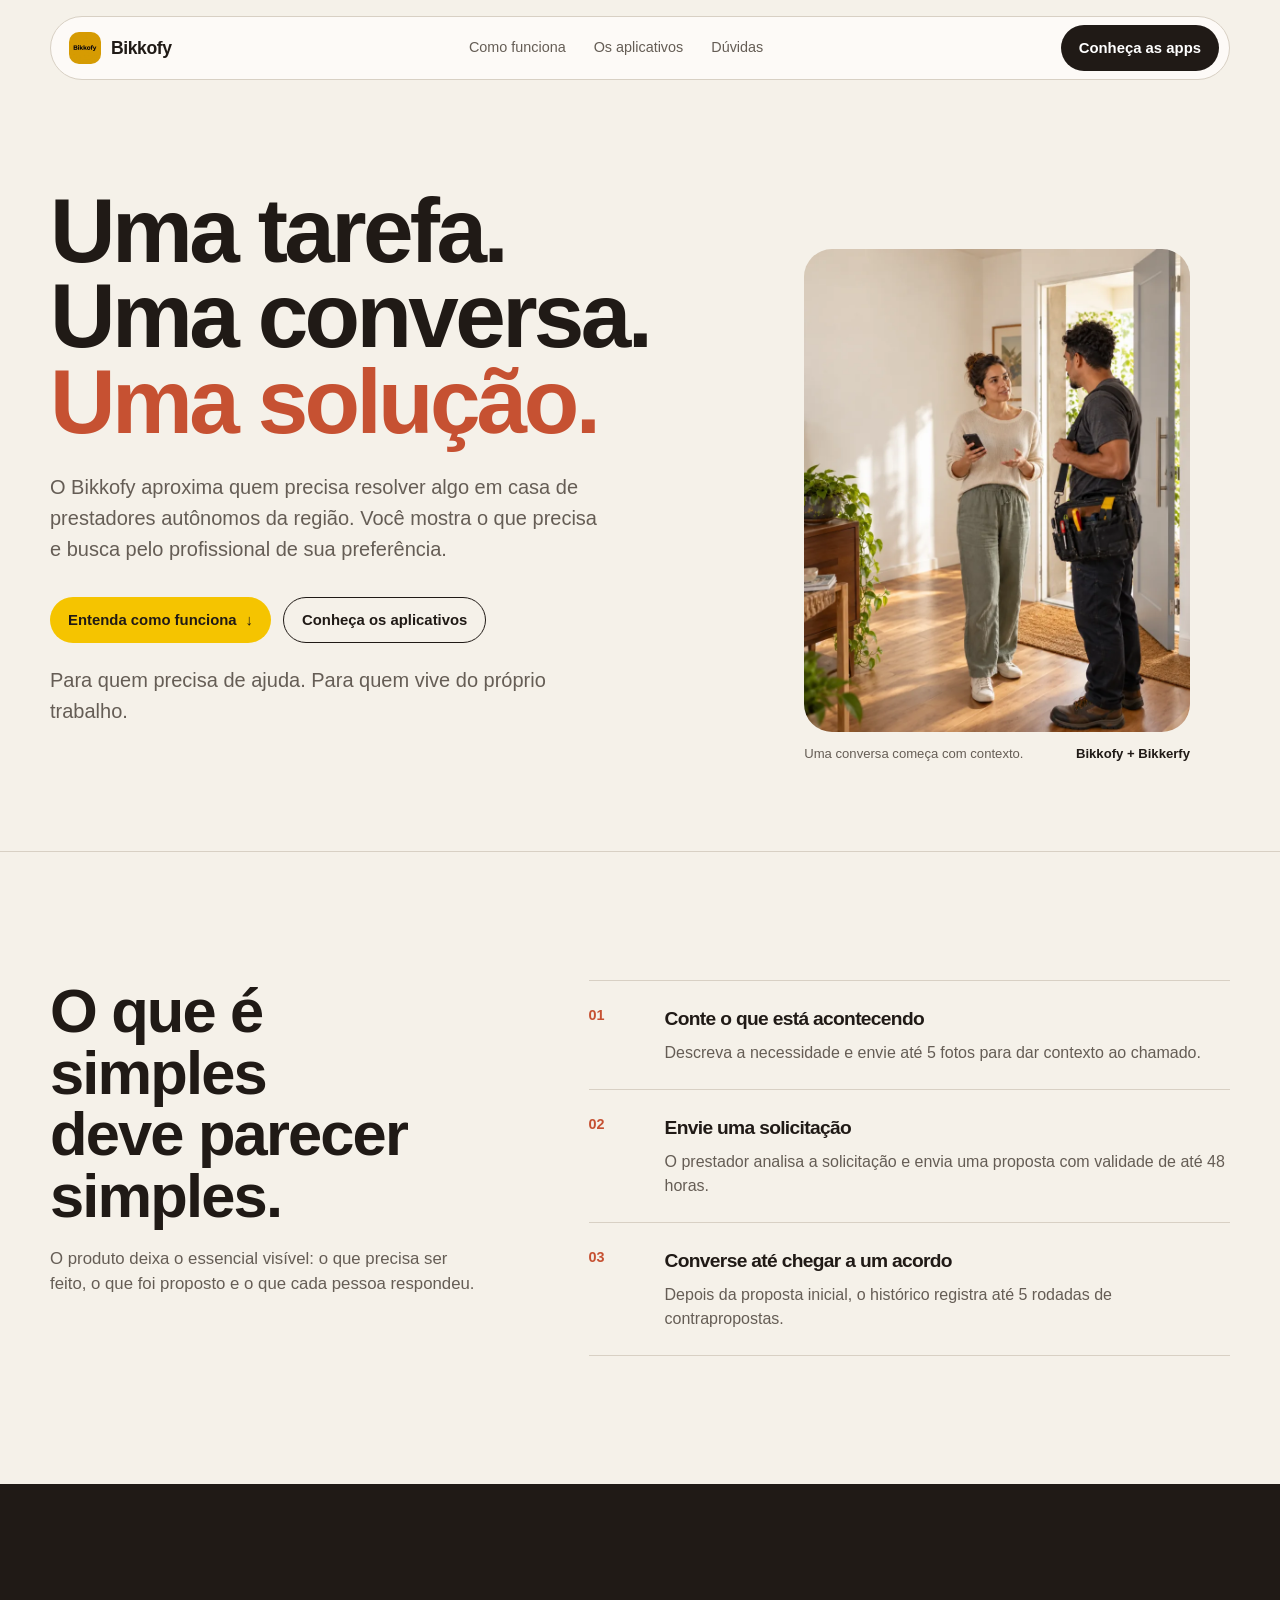
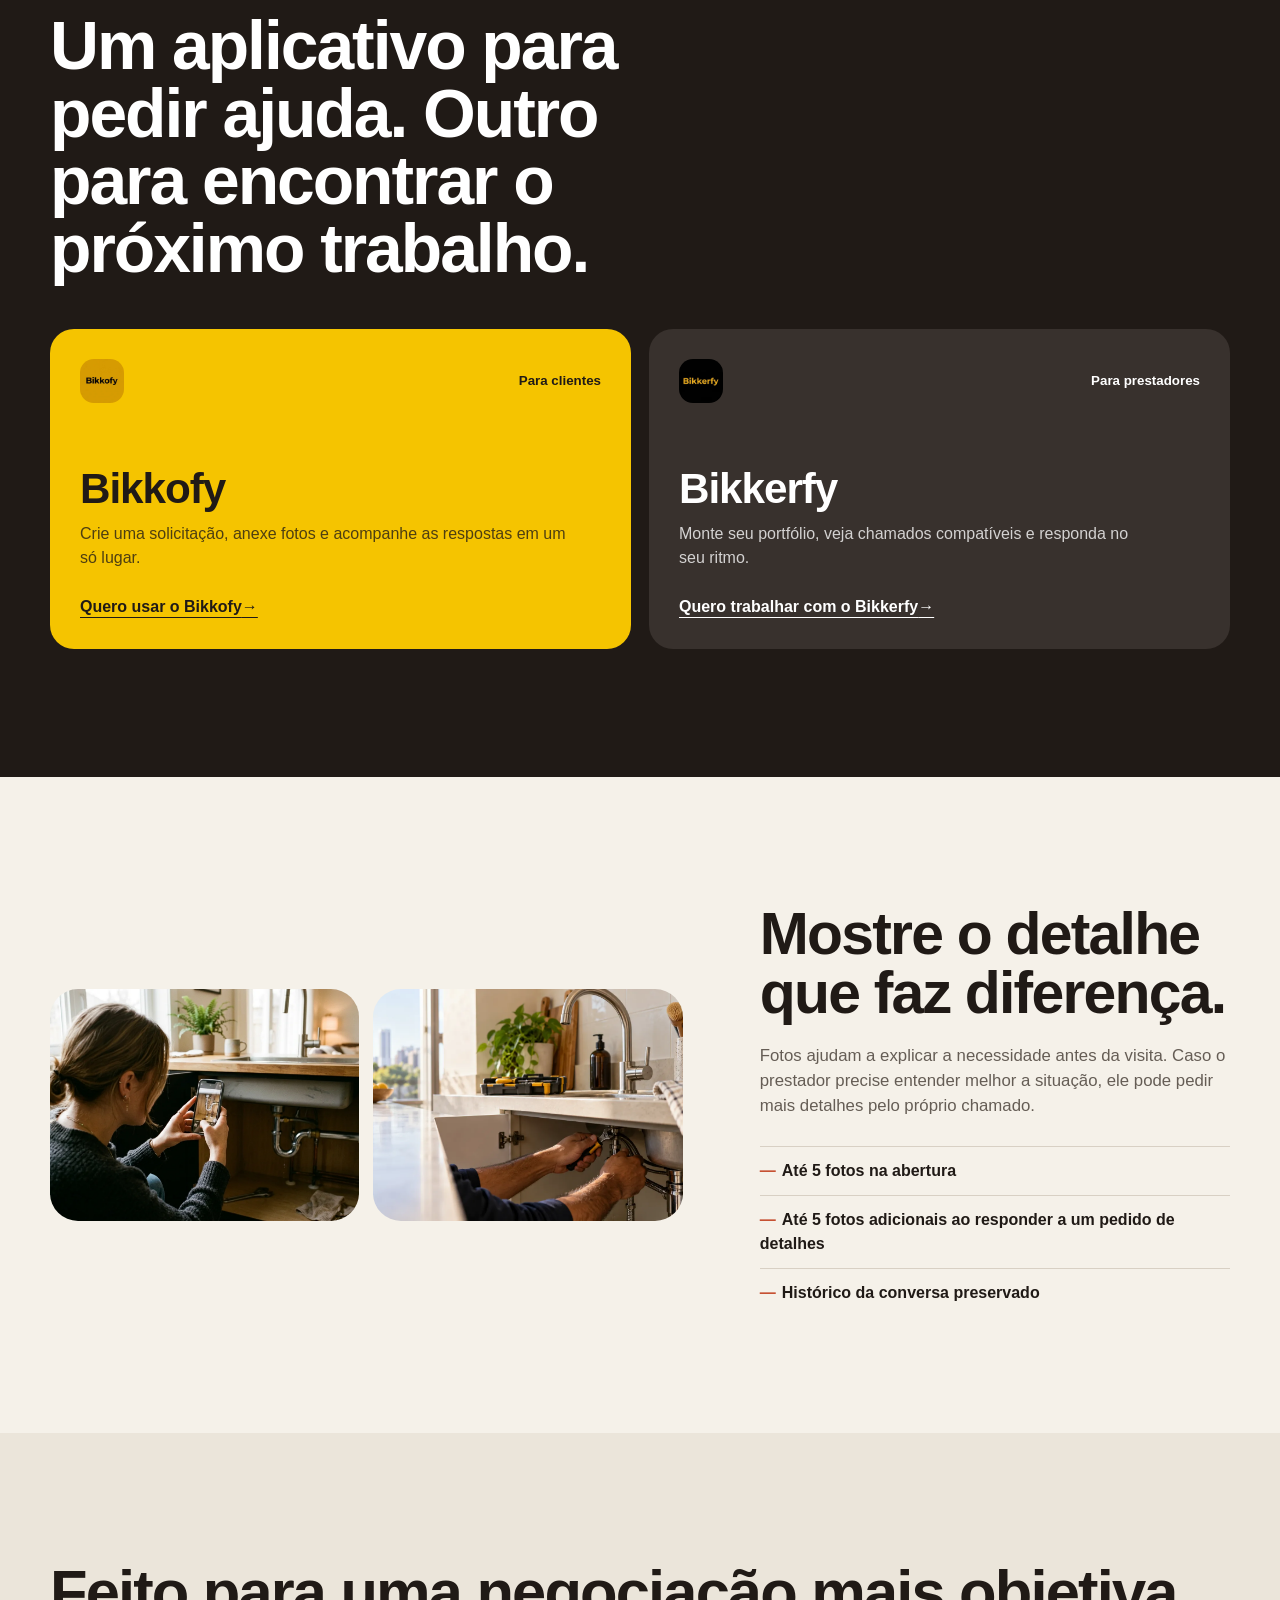
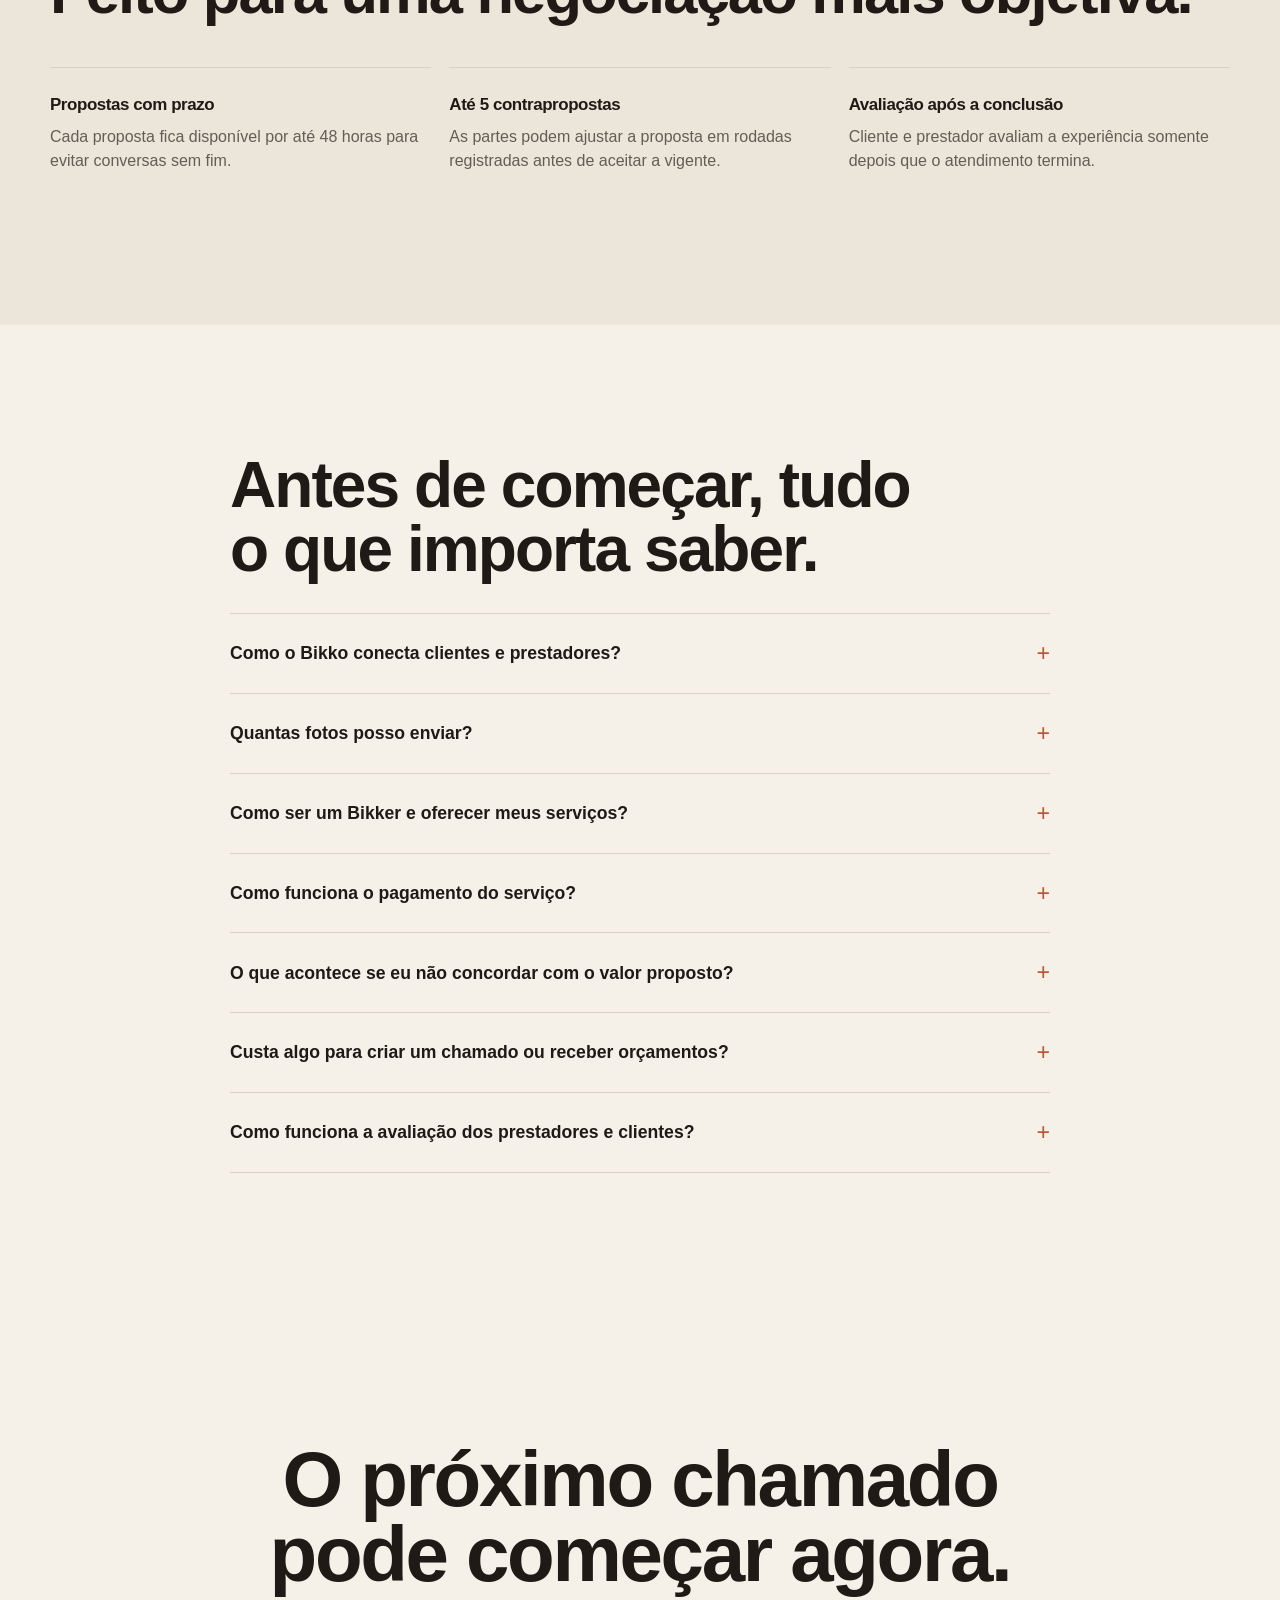
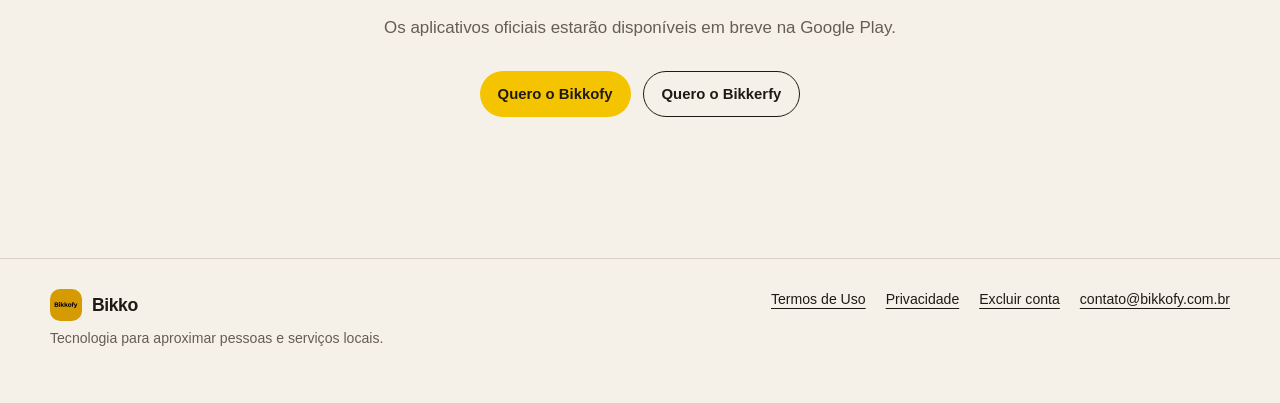
<file: index.html>
<!doctype html>
<html lang="pt-BR">
<head>
  <meta charset="utf-8">
  <meta name="viewport" content="width=device-width, initial-scale=1">
  <meta name="theme-color" content="#f5f1e9">
  <meta name="color-scheme" content="light">
  <title>Bikko — Serviços locais, do seu jeito</title>
  <meta name="description" content="Encontre prestadores autônomos para serviços locais. Envie fotos, receba propostas e negocie diretamente pelo aplicativo Bikko.">
  <meta name="robots" content="index, follow, max-snippet:-1, max-image-preview:large, max-video-preview:-1">
  <link rel="canonical" href="https://bikkofy.com.br/">
  <meta property="og:type" content="website">
  <meta property="og:locale" content="pt_BR">
  <meta property="og:site_name" content="Bikko">
  <meta property="og:url" content="https://bikkofy.com.br/">
  <meta property="og:title" content="Bikko — Serviços locais, do seu jeito">
  <meta property="og:description" content="Conexão direta entre quem precisa resolver uma tarefa e prestadores autônomos da região.">
  <meta property="og:image" content="https://bikkofy.com.br/assets/editorial/bikko-casa-e-profissional.webp">
  <meta name="twitter:card" content="summary_large_image">
  <meta name="twitter:title" content="Bikko — Serviços locais, do seu jeito">
  <meta name="twitter:description" content="Conexão direta entre quem precisa resolver uma tarefa e prestadores autônomos da região.">
  <meta name="twitter:image" content="https://bikkofy.com.br/assets/editorial/bikko-casa-e-profissional.webp">
  <link rel="icon" type="image/webp" href="assets/icons/bikkofy_icon.webp">
  <script type="application/ld+json">
  {
    "@context": "https://schema.org",
    "@graph": [
      {
        "@type": "Organization",
        "@id": "https://bikkofy.com.br/#organization",
        "name": "Bikkofy",
        "url": "https://bikkofy.com.br/",
        "logo": "https://bikkofy.com.br/assets/icons/bikkofy_icon.webp",
        "email": "contato@bikkofy.com.br",
        "description": "Plataforma que conecta clientes e prestadores autônomos para serviços locais.",
        "sameAs": ["https://github.com/emersonfiwre/bikkoweb"]
      },
      {
        "@type": "WebSite",
        "@id": "https://bikkofy.com.br/#website",
        "url": "https://bikkofy.com.br/",
        "name": "Bikko",
        "inLanguage": "pt-BR",
        "publisher": { "@id": "https://bikkofy.com.br/#organization" }
      },
      {
        "@type": "FAQPage",
        "mainEntity": [
          {"@type":"Question","name":"Como o Bikko conecta clientes e prestadores?","acceptedAnswer":{"@type":"Answer","text":"No Bikkofy, o cliente descreve a necessidade e envia fotos. No Bikkerfy, o prestador mantém o portfólio, recebe solicitações compatíveis com sua região e responde às propostas."}},
          {"@type":"Question","name":"Quantas fotos posso enviar?","acceptedAnswer":{"@type":"Answer","text":"A solicitação pode começar com até 5 fotos. Se o prestador pedir mais detalhes, o cliente pode enviar até 5 fotos complementares."}},
          {"@type":"Question","name":"Como ser um Bikker e oferecer meus serviços?","acceptedAnswer":{"@type":"Answer","text":"Baixe o aplicativo Bikkerfy, crie seu perfil e escolha as categorias de atendimento. Tire fotos dos seus melhores serviços para montar um bom portfólio no app e comece a receber chamados de clientes da sua região."}},
          {"@type":"Question","name":"Como funciona o pagamento do serviço?","acceptedAnswer":{"@type":"Answer","text":"O pagamento é combinado e realizado diretamente entre cliente e prestador (via Pix, dinheiro ou cartão), sem cobrança de taxas de intermediação ou retenção financeira pelo aplicativo. O Bikko atua na conexão, no alinhamento do chamado e no histórico da negociação."}},
          {"@type":"Question","name":"O que acontece se eu não concordar com o valor proposto?","acceptedAnswer":{"@type":"Answer","text":"Você não precisa aceitar a primeira proposta. Pelo próprio aplicativo, cliente e prestador podem trocar contrapropostas em até 5 rodadas para ajustar preço e condições. Cada proposta tem validade de até 48 horas para evitar conversas sem desfecho."}},
          {"@type":"Question","name":"Custa algo para criar um chamado ou receber orçamentos?","acceptedAnswer":{"@type":"Answer","text":"Não. Criar solicitações no Bikkofy e receber orçamentos de profissionais da região é totalmente gratuito. Você só paga o valor do serviço acordado diretamente com o prestador que escolher contratar."}},
          {"@type":"Question","name":"Como funciona a avaliação dos prestadores e clientes?","acceptedAnswer":{"@type":"Answer","text":"A reputação é construída por histórico real. Somente atendimentos que foram concluídos podem receber avaliação com nota de 1 a 5 estrelas e comentários. Isso garante que a nota e o portfólio reflitam experiências reais de trabalho na sua região."}}
        ]
      }
    ]
  }
  </script>
  <style>
    :root { --paper:#f5f1e9; --paper-deep:#ebe5da; --ink:#201a16; --ink-soft:#655d55; --line:#d8d0c4; --yellow:#f5c400; --yellow-deep:#e7ae00; --card:#fffdfa; --radius:28px; --wide:1180px; --sans:ui-sans-serif,-apple-system,BlinkMacSystemFont,"Segoe UI",sans-serif; }
    * { box-sizing:border-box; }
    html { scroll-behavior:smooth; }
    body { margin:0; background:var(--paper); color:var(--ink); font-family:var(--sans); font-size:16px; line-height:1.5; text-rendering:optimizeLegibility; }
    img { display:block; max-width:100%; } a { color:inherit; } button { font:inherit; }
    :focus-visible { outline:3px solid var(--yellow-deep); outline-offset:4px; }
    .shell { width:min(calc(100% - 40px),var(--wide)); margin:0 auto; }
    .eyebrow { display:none; }
    .eyebrow::before { width:8px; height:8px; border-radius:50%; background:#5d8b4a; box-shadow:0 0 0 5px rgba(93,139,74,.12); content:""; }
    .skip-link { position:fixed; left:16px; top:-80px; z-index:10; padding:10px 14px; background:var(--ink); color:#fff; border-radius:10px; }
    .skip-link:focus { top:16px; }
    .site-header { padding:16px 0; }
    .nav { min-height:62px; display:flex; align-items:center; justify-content:space-between; gap:24px; padding:8px 10px 8px 18px; border:1px solid var(--line); border-radius:999px; background:rgba(255,253,250,.82); }
    .brand { display:inline-flex; align-items:center; gap:10px; text-decoration:none; font-weight:800; font-size:1.1rem; letter-spacing:-.025em; }
    .brand img { width:32px; height:32px; border-radius:10px; }
    .nav-links { display:flex; gap:28px; list-style:none; margin:0; padding:0; font-size:.9rem; }
    .nav-links a { text-decoration:none; color:var(--ink-soft); }.nav-links a:hover { color:var(--ink); }
    .nav-action,.button-primary,.button-quiet { border:0; border-radius:999px; cursor:pointer; display:inline-flex; align-items:center; justify-content:center; gap:9px; min-height:46px; padding:0 18px; text-decoration:none; font-size:.93rem; font-weight:750; transition:transform .18s ease,background-color .18s ease; }
    .nav-action,.button-primary { background:var(--ink); color:#fff; }.button-primary { background:var(--yellow); color:var(--ink); }.button-quiet { border:1px solid var(--ink); background:transparent; color:var(--ink); }
    .nav-action:hover,.button-primary:hover,.button-quiet:hover { transform:translateY(-2px); }
    .hero { padding:92px 0 72px; }.hero-grid { display:grid; grid-template-columns:minmax(0,1.04fr) minmax(330px,.76fr); align-items:end; gap:clamp(32px,6vw,96px); }.hero-copy { padding-bottom:20px; }
    h1,h2,h3,p { margin-top:0; }h1 { max-width:790px; margin-bottom:28px; font-size:clamp(2.65rem,7.1vw,7.25rem); line-height:.94; letter-spacing:-.04em; text-wrap:balance; white-space:nowrap; }h1 em { color:#c65132; font-style:normal; }
    .hero-copy>p { max-width:560px; margin-bottom:32px; color:var(--ink-soft); font-size:clamp(1.05rem,1.8vw,1.25rem); line-height:1.55; }.hero-actions { display:flex; flex-wrap:wrap; gap:12px; }.hero-note { margin:22px 0 0; color:var(--ink-soft); font-size:.88rem; }
    .hero-art { min-width:0; position:relative; }.hero-art img { width:100%; height:auto; border-radius:var(--radius); object-fit:contain; object-position:center; }.image-caption { display:flex; align-items:center; justify-content:space-between; gap:16px; margin-top:12px; color:var(--ink-soft); font-size:.82rem; }.image-caption span:last-child { font-weight:700; color:var(--ink); }
    .divider { border:0; border-top:1px solid var(--line); margin:0; }.section { padding:clamp(72px,10vw,144px) 0; }.section-grid { display:grid; grid-template-columns:minmax(0,.68fr) minmax(0,1fr); gap:clamp(40px,8vw,120px); align-items:start; }.section-intro h2 { margin-bottom:20px; font-size:clamp(2.5rem,4.8vw,5rem); line-height:1; letter-spacing:-.03em; text-wrap:balance; }.section-intro p { max-width:55ch; color:var(--ink-soft); font-size:1.05rem; text-wrap:pretty; }
    .steps { display:grid; gap:0; }.step { display:grid; grid-template-columns:58px 1fr; gap:18px; padding:24px 0; border-top:1px solid var(--line); }.step:last-child { border-bottom:1px solid var(--line); }.step-number { color:#c65132; font-size:.9rem; font-weight:800; }.step h3 { margin-bottom:7px; font-size:1.2rem; letter-spacing:-.035em; }.step p { margin-bottom:0; color:var(--ink-soft); }
    .apps { background:var(--ink); color:#fff; }.apps-heading { max-width:760px; margin-bottom:46px; font-size:clamp(2.65rem,5.3vw,5.35rem); line-height:1; letter-spacing:-.03em; text-wrap:balance; }.apps-grid { display:grid; grid-template-columns:repeat(2,minmax(0,1fr)); gap:18px; }.app-card { display:flex; min-height:320px; flex-direction:column; justify-content:space-between; padding:30px; border-radius:24px; }.app-card.client { background:var(--yellow); color:var(--ink); }.app-card.provider { background:#38312d; color:#fff; }.app-card-top { display:flex; align-items:center; justify-content:space-between; gap:16px; }.app-card img { width:44px; height:44px; border-radius:14px; }.app-card small { font-weight:750; }.app-card h3 { max-width:430px; margin:36px 0 12px; font-size:clamp(2rem,3.3vw,3.4rem); line-height:1; letter-spacing:-.025em; text-wrap:balance; }.app-card p { max-width:55ch; margin-bottom:0; opacity:.78; text-wrap:pretty; }.app-card a { display:inline-flex; margin-top:25px; font-weight:750; text-underline-offset:5px; }
    .photo-split { display:grid; grid-template-columns:minmax(0,1.05fr) minmax(280px,.78fr); gap:clamp(32px,6vw,88px); align-items:center; }
    .photo-pair { display:grid; grid-template-columns:repeat(2,1fr); gap:14px; }
    .photo-pair figure { margin:0; }
    .photo-pair img { width:100%; height:100%; aspect-ratio:4/3; border-radius:var(--radius); object-fit:cover; }
    .photo-copy h2 { margin-bottom:20px; font-size:clamp(2.4rem,4.6vw,4.8rem); line-height:1; letter-spacing:-.03em; text-wrap:balance; }.photo-copy p { max-width:55ch; color:var(--ink-soft); font-size:1.05rem; text-wrap:pretty; }.plain-list { display:grid; gap:12px; margin:28px 0 0; padding:0; list-style:none; }.plain-list li { padding-top:12px; border-top:1px solid var(--line); font-weight:650; }.plain-list span { display:inline-block; width:22px; color:#c65132; }
    .rules { background:var(--paper-deep); }.rule-list { display:grid; grid-template-columns:repeat(3,minmax(0,1fr)); gap:18px; margin-top:44px; }.rule { padding:24px 0; border-top:1px solid var(--line); }.rule strong { display:block; margin-bottom:8px; font-size:1.06rem; letter-spacing:-.025em; }.rule p { margin:0; color:var(--ink-soft); }
    .faq-wrap { max-width:820px; }.faq-wrap h2 { margin-bottom:32px; font-size:clamp(2.55rem,5vw,5rem); line-height:1; letter-spacing:-.03em; text-wrap:balance; }details { border-top:1px solid var(--line); }details:last-child { border-bottom:1px solid var(--line); }summary { display:flex; align-items:center; justify-content:space-between; gap:24px; padding:22px 0; cursor:pointer; font-size:1.1rem; font-weight:720; list-style:none; }summary::-webkit-details-marker { display:none; }summary::after { flex:0 0 auto; content:"+"; color:#c65132; font-size:1.45rem; font-weight:400; }details[open] summary::after { content:"–"; }details p { max-width:65ch; margin:-2px 0 24px; color:var(--ink-soft); text-wrap:pretty; }
    .closing { padding:clamp(72px,11vw,144px) 0; text-align:center; }.closing h2 { max-width:840px; margin:0 auto 24px; font-size:clamp(3rem,6.1vw,6.5rem); line-height:.96; letter-spacing:-.03em; text-wrap:balance; }.closing p { max-width:55ch; margin:0 auto 30px; color:var(--ink-soft); font-size:1.06rem; text-wrap:pretty; }.store-row { display:flex; justify-content:center; flex-wrap:wrap; gap:12px; }
    .site-footer { padding:30px 0 40px; border-top:1px solid var(--line); }.footer-grid { display:flex; align-items:flex-start; justify-content:space-between; gap:28px; }.footer-copy { max-width:360px; color:var(--ink-soft); font-size:.88rem; }.footer-links { display:flex; flex-wrap:wrap; justify-content:flex-end; gap:12px 20px; list-style:none; margin:0; padding:0; font-size:.88rem; }.footer-links a { text-underline-offset:4px; }.toast { position:fixed; left:50%; bottom:22px; z-index:20; width:min(calc(100% - 32px),440px); padding:14px 18px; border-radius:16px; background:var(--ink); color:#fff; box-shadow:0 14px 38px rgba(32,26,22,.24); opacity:0; pointer-events:none; text-align:center; transform:translate(-50%,20px); transition:opacity .2s ease,transform .2s ease; }.toast.show { opacity:1; transform:translate(-50%,0); }
    @media (max-width:760px) {
      .shell { width:min(calc(100% - 32px),var(--wide)); }
      .site-header { padding-top:12px; }
      .nav { min-height:54px; padding:6px 8px 6px 14px; }
      .nav-links { display:none; }
      .nav-action { min-height:40px; padding:0 14px; font-size:.84rem; }
      .hero { padding:48px 0 44px; }
      .hero-grid,.section-grid,.photo-split,.apps-grid { grid-template-columns:1fr; }
      .hero-grid { gap:36px; }
      .hero-copy { padding-bottom:0; }
      h1 { font-size:clamp(2.35rem,9.5vw,3.8rem); line-height:1.02; white-space:normal; letter-spacing:-.03em; margin-bottom:20px; }
      .hero-copy>p { font-size:1.05rem; line-height:1.5; margin-bottom:24px; }
      .hero-actions { display:flex; flex-direction:column; width:100%; gap:10px; }
      .hero-actions a { width:100%; text-align:center; }
      .hero-note { margin-top:16px; font-size:.84rem; }
      .hero-art { max-width:100%; margin:0; }
      .hero-art img { border-radius:20px; }
      .section { padding:60px 0; }
      .section-grid { gap:32px; }
      .section-intro h2 { font-size:clamp(2.1rem,7.5vw,3.2rem); line-height:1.05; margin-bottom:14px; }
      .section-intro p { font-size:1rem; }
      .step { grid-template-columns:44px 1fr; gap:14px; padding:20px 0; }
      .step h3 { font-size:1.15rem; margin-bottom:6px; }
      .step p { font-size:.95rem; }
      .apps-heading { font-size:clamp(2.1rem,7.5vw,3.2rem); line-height:1.05; margin-bottom:32px; }
      .apps-grid { gap:14px; }
      .app-card { min-height:auto; padding:24px; border-radius:20px; }
      .app-card h3 { font-size:1.85rem; margin:24px 0 10px; }
      .photo-split { gap:32px; }
      .photo-copy h2 { font-size:clamp(2.1rem,7.5vw,3.2rem); line-height:1.05; margin-bottom:14px; }
      .photo-copy p { font-size:1rem; }
      .photo-pair { gap:10px; }
      .photo-pair img { border-radius:18px; }
      .rule-list { grid-template-columns:1fr; gap:0; margin-top:28px; }
      .rule { padding:18px 0; }
      .rule strong { font-size:1rem; }
      .rule p { font-size:.95rem; }
      .faq-wrap h2 { font-size:clamp(2.1rem,7.5vw,3.2rem); line-height:1.05; margin-bottom:24px; }
      summary { font-size:1.02rem; padding:18px 0; gap:16px; }
      details p { font-size:.95rem; margin-bottom:18px; }
      .closing { padding:64px 0; }
      .closing h2 { font-size:clamp(2.2rem,8vw,3.4rem); line-height:1.05; margin-bottom:18px; }
      .closing p { font-size:1rem; margin-bottom:24px; }
      .store-row { flex-direction:column; width:100%; gap:10px; }
      .store-row button { width:100%; min-height:48px; }
      .site-footer { padding:28px 0 36px; }
      .footer-grid { flex-direction:column; gap:24px; }
      .footer-links { justify-content:flex-start; gap:10px 18px; }
    }
    @media (prefers-reduced-motion:reduce) { html { scroll-behavior:auto; }*,*::before,*::after { transition-duration:.01ms!important; animation-duration:.01ms!important; animation-iteration-count:1!important; } }
  </style>
</head>
<body>
  <a class="skip-link" href="#conteudo">Pular para o conteúdo</a>
  <header class="site-header"><div class="shell"><nav class="nav" aria-label="Navegação principal"><a class="brand" href="#topo" aria-label="Bikko, início"><img src="assets/icons/bikkofy_icon.webp" alt=""><span>Bikkofy</span></a><ul class="nav-links"><li><a href="#como-funciona">Como funciona</a></li><li><a href="#apps">Os aplicativos</a></li><li><a href="#duvidas">Dúvidas</a></li></ul><a class="nav-action" href="#apps">Conheça as apps</a></nav></div></header>
  <main id="conteudo">
    <section id="topo" class="hero" aria-labelledby="hero-title"><div class="shell hero-grid"><div class="hero-copy"><p class="eyebrow">Serviços locais, sem complicação</p><h1 id="hero-title">Uma tarefa.<br>Uma conversa.<br><em>Uma solução.</em></h1><p>O Bikkofy aproxima quem precisa resolver algo em casa de prestadores autônomos da região. Você mostra o que precisa e busca pelo profissional de sua preferência.</p><div class="hero-actions"><a class="button-primary" href="#como-funciona">Entenda como funciona <span aria-hidden="true">↓</span></a><a class="button-quiet" href="#apps">Conheça os aplicativos</a></div><p class="hero-note">Para quem precisa de ajuda. Para quem vive do próprio trabalho.</p></div><figure class="hero-art"><img src="assets/editorial/bikko-casa-e-profissional-hero.webp" width="840" height="1050" fetchpriority="high" alt="Cliente conversando com prestador autônomo na entrada de um apartamento"><figcaption class="image-caption"><span>Uma conversa começa com contexto.</span><span>Bikkofy + Bikkerfy</span></figcaption></figure></div></section>
    <hr class="divider">
    <section id="como-funciona" class="section" aria-labelledby="como-title"><div class="shell section-grid"><div class="section-intro"><p class="eyebrow">Do chamado ao aceite</p><h2 id="como-title">O que é simples deve parecer simples.</h2><p>O produto deixa o essencial visível: o que precisa ser feito, o que foi proposto e o que cada pessoa respondeu.</p></div><div class="steps"><article class="step"><span class="step-number">01</span><div><h3>Conte o que está acontecendo</h3><p>Descreva a necessidade e envie até 5 fotos para dar contexto ao chamado.</p></div></article><article class="step"><span class="step-number">02</span><div><h3>Envie uma solicitação</h3><p>O prestador analisa a solicitação e envia uma proposta com validade de até 48 horas.</p></div></article><article class="step"><span class="step-number">03</span><div><h3>Converse até chegar a um acordo</h3><p>Depois da proposta inicial, o histórico registra até 5 rodadas de contrapropostas.</p></div></article></div></div></section>
    <section id="apps" class="section apps" aria-labelledby="apps-title"><div class="shell"><p class="eyebrow">Dois lados da mesma conversa</p><h2 id="apps-title" class="apps-heading">Um aplicativo para pedir ajuda. Outro para encontrar o próximo trabalho.</h2><div class="apps-grid"><article class="app-card client"><div class="app-card-top"><img src="assets/icons/bikkofy_icon.webp" width="44" height="44" alt="Ícone do Bikkofy"><small>Para clientes</small></div><div><h3>Bikkofy</h3><p>Crie uma solicitação, anexe fotos e acompanhe as respostas em um só lugar.</p><a href="#download">Quero usar o Bikkofy <span aria-hidden="true">→</span></a></div></article><article class="app-card provider"><div class="app-card-top"><img src="assets/icons/bikkerfy_icon.webp" width="44" height="44" alt="Ícone do Bikkerfy"><small>Para prestadores</small></div><div><h3>Bikkerfy</h3><p>Monte seu portfólio, veja chamados compatíveis e responda no seu ritmo.</p><a href="#download">Quero trabalhar com o Bikkerfy <span aria-hidden="true">→</span></a></div></article></div></div></section>
    <section class="section" aria-labelledby="detalhe-title"><div class="shell photo-split"><div class="photo-pair"><figure><img src="assets/editorial/bikko-detalhe-foto.webp" width="1264" height="848" loading="lazy" alt="Morador fotografando detalhe de tubulação sob a pia com smartphone"></figure><figure><img src="assets/editorial/bikko-servico-local.webp" width="1200" height="800" loading="lazy" alt="Prestador autônomo ajustando a tubulação de uma pia de cozinha"></figure></div><div class="photo-copy"><p class="eyebrow">Mais contexto, menos desencontro</p><h2 id="detalhe-title">Mostre o detalhe que faz diferença.</h2><p>Fotos ajudam a explicar a necessidade antes da visita. Caso o prestador precise entender melhor a situação, ele pode pedir mais detalhes pelo próprio chamado.</p><ul class="plain-list"><li><span>—</span>Até 5 fotos na abertura</li><li><span>—</span>Até 5 fotos adicionais ao responder a um pedido de detalhes</li><li><span>—</span>Histórico da conversa preservado</li></ul></div></div></section>
    <section class="section rules" aria-labelledby="essencial-title"><div class="shell"><div class="section-intro"><p class="eyebrow">O essencial fica claro</p><h2 id="essencial-title">Feito para uma negociação mais objetiva.</h2></div><div class="rule-list"><article class="rule"><strong>Propostas com prazo</strong><p>Cada proposta fica disponível por até 48 horas para evitar conversas sem fim.</p></article><article class="rule"><strong>Até 5 contrapropostas</strong><p>As partes podem ajustar a proposta em rodadas registradas antes de aceitar a vigente.</p></article><article class="rule"><strong>Avaliação após a conclusão</strong><p>Cliente e prestador avaliam a experiência somente depois que o atendimento termina.</p></article></div></div></section>
    <section id="duvidas" class="section" aria-labelledby="duvidas-title"><div class="shell faq-wrap"><p class="eyebrow">Dúvidas frequentes</p><h2 id="duvidas-title">Antes de começar, tudo o que importa saber.</h2><details><summary>Como o Bikko conecta clientes e prestadores?</summary><p>No Bikkofy, o cliente descreve a necessidade e envia fotos. No Bikkerfy, o prestador mantém o portfólio, recebe solicitações compatíveis com sua região e responde às propostas.</p></details><details><summary>Quantas fotos posso enviar?</summary><p>A solicitação pode começar com até 5 fotos. Se o prestador pedir mais detalhes, o cliente pode enviar até 5 fotos complementares.</p></details><details><summary>Como ser um Bikker e oferecer meus serviços?</summary><p>Baixe o aplicativo Bikkerfy, crie seu perfil e escolha as categorias em que você atua. Tire fotos dos seus melhores serviços para montar um bom portfólio no app: assim, quando surgirem chamados na sua região, você poderá analisar os detalhes, avaliar fotos e enviar propostas diretamente aos clientes.</p></details><details><summary>Como funciona o pagamento do serviço?</summary><p>O pagamento é combinado e realizado diretamente entre cliente e prestador (via Pix, dinheiro ou cartão), sem cobrança de taxas de intermediação ou retenção financeira pelo aplicativo. O Bikko atua na conexão, no alinhamento do chamado e no histórico da negociação.</p></details><details><summary>O que acontece se eu não concordar com o valor proposto?</summary><p>Você não precisa aceitar a primeira proposta. Pelo próprio aplicativo, cliente e prestador podem trocar contrapropostas em até 5 rodadas para ajustar preço e condições. Cada proposta tem validade de até 48 horas para evitar conversas sem desfecho.</p></details><details><summary>Custa algo para criar um chamado ou receber orçamentos?</summary><p>Não. Criar solicitações no Bikkofy e receber orçamentos de profissionais da região é totalmente gratuito. Você só paga o valor do serviço acordado diretamente com o prestador que escolher contratar.</p></details><details><summary>Como funciona a avaliação dos prestadores e clientes?</summary><p>A reputação é construída por histórico real. Somente atendimentos que foram concluídos podem receber avaliação com nota de 1 a 5 estrelas e comentários. Isso garante que a nota e o portfólio reflitam experiências reais de trabalho na sua região.</p></details></div></section>
    <section id="download" class="closing" aria-labelledby="closing-title"><div class="shell"><p class="eyebrow">Bikko para a vida real</p><h2 id="closing-title">O próximo chamado pode começar agora.</h2><p>Os aplicativos oficiais estarão disponíveis em breve na Google Play.</p><div class="store-row"><button class="button-primary" type="button" data-app="Bikkofy">Quero o Bikkofy</button><button class="button-quiet" type="button" data-app="Bikkerfy">Quero o Bikkerfy</button></div></div></section>
  </main>
  <footer class="site-footer"><div class="shell footer-grid"><div><a class="brand" href="#topo"><img src="assets/icons/bikkofy_icon.webp" width="32" height="32" alt=""><span>Bikko</span></a><p class="footer-copy">Tecnologia para aproximar pessoas e serviços locais.</p></div><ul class="footer-links"><li><a href="termos.html">Termos de Uso</a></li><li><a href="privacidade.html">Privacidade</a></li><li><a href="privacidade.html#exclusao-de-conta">Excluir conta</a></li><li><a href="mailto:contato@bikkofy.com.br">contato@bikkofy.com.br</a></li></ul></div></footer>
  <div class="toast" id="toast" role="status" aria-live="polite"></div>
  <script>
    const toast = document.getElementById('toast');
    let toastTimeout;
    document.querySelectorAll('[data-app]').forEach((button) => {
      button.addEventListener('click', () => {
        toast.textContent = `${button.dataset.app} estará disponível na Google Play em breve.`;
        toast.classList.add('show');
        window.clearTimeout(toastTimeout);
        toastTimeout = window.setTimeout(() => toast.classList.remove('show'), 3600);
      });
    });
  </script>
</body>
</html>
</file>
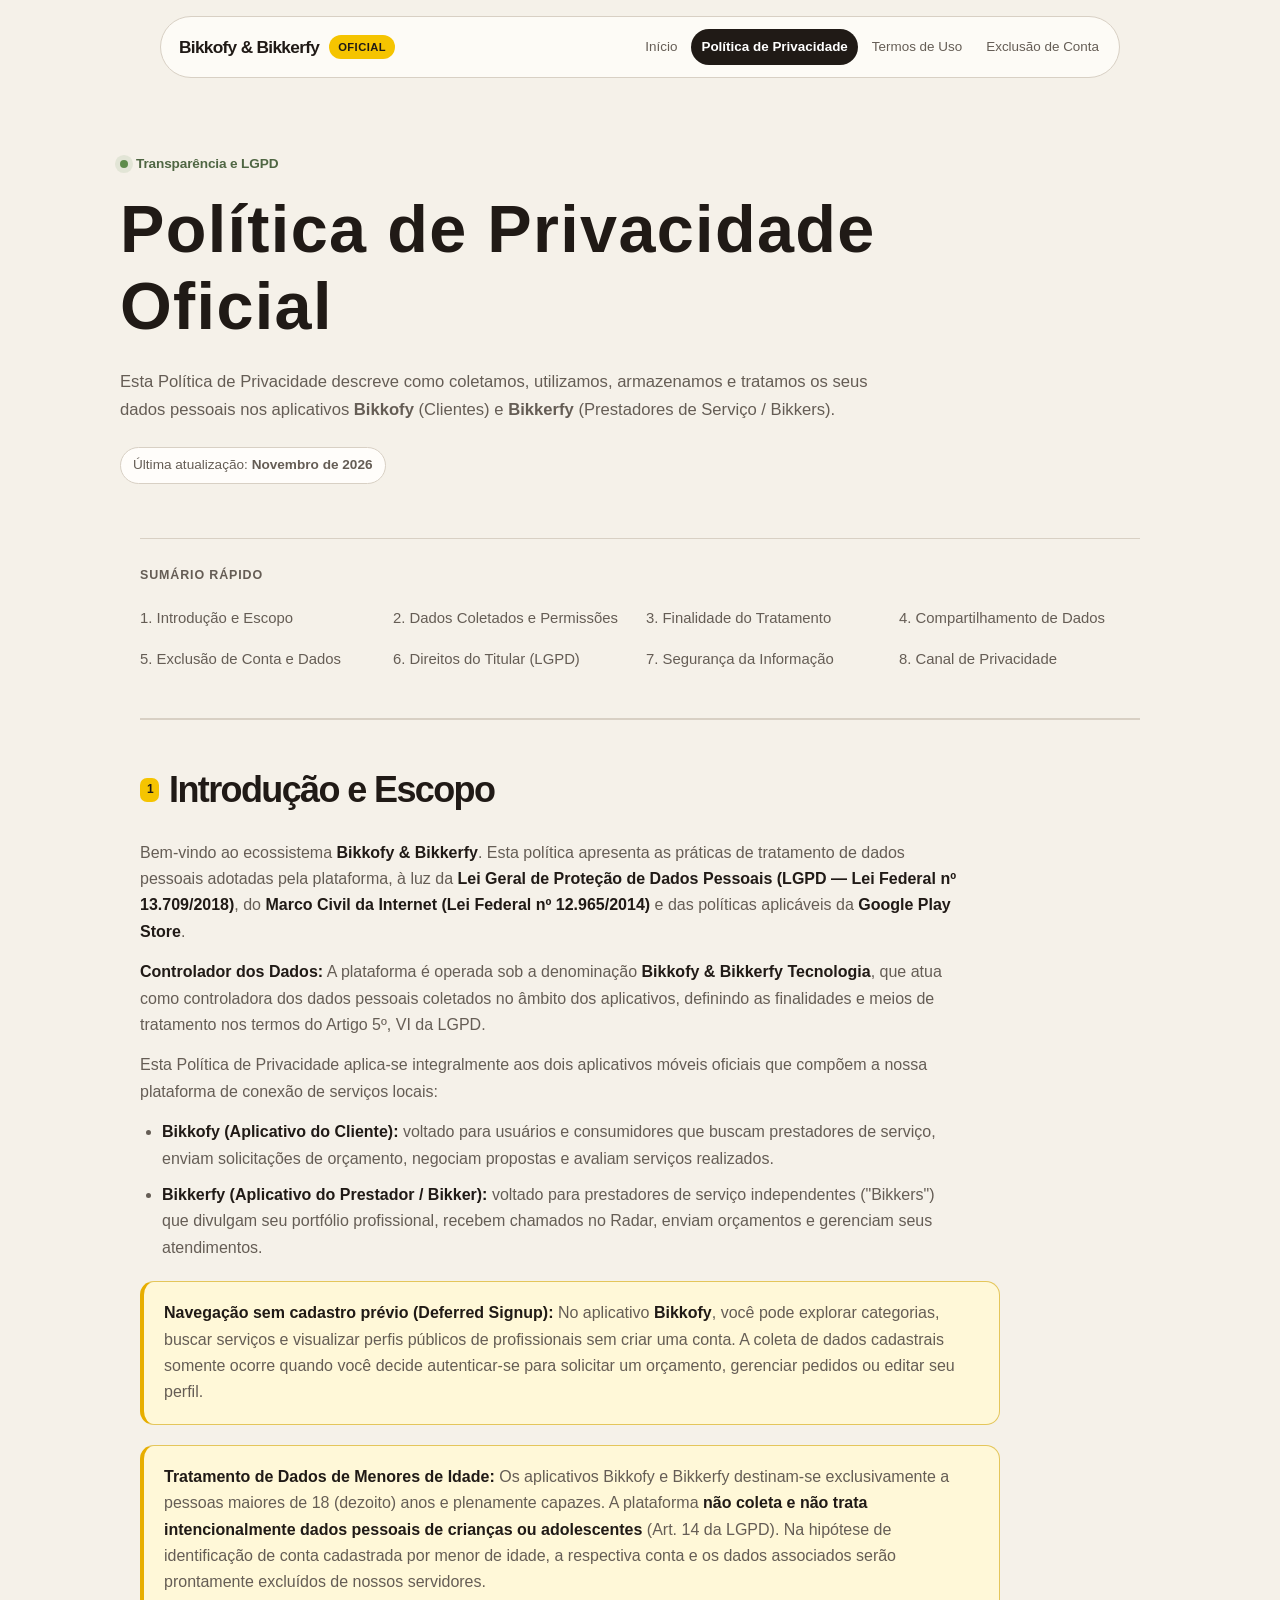
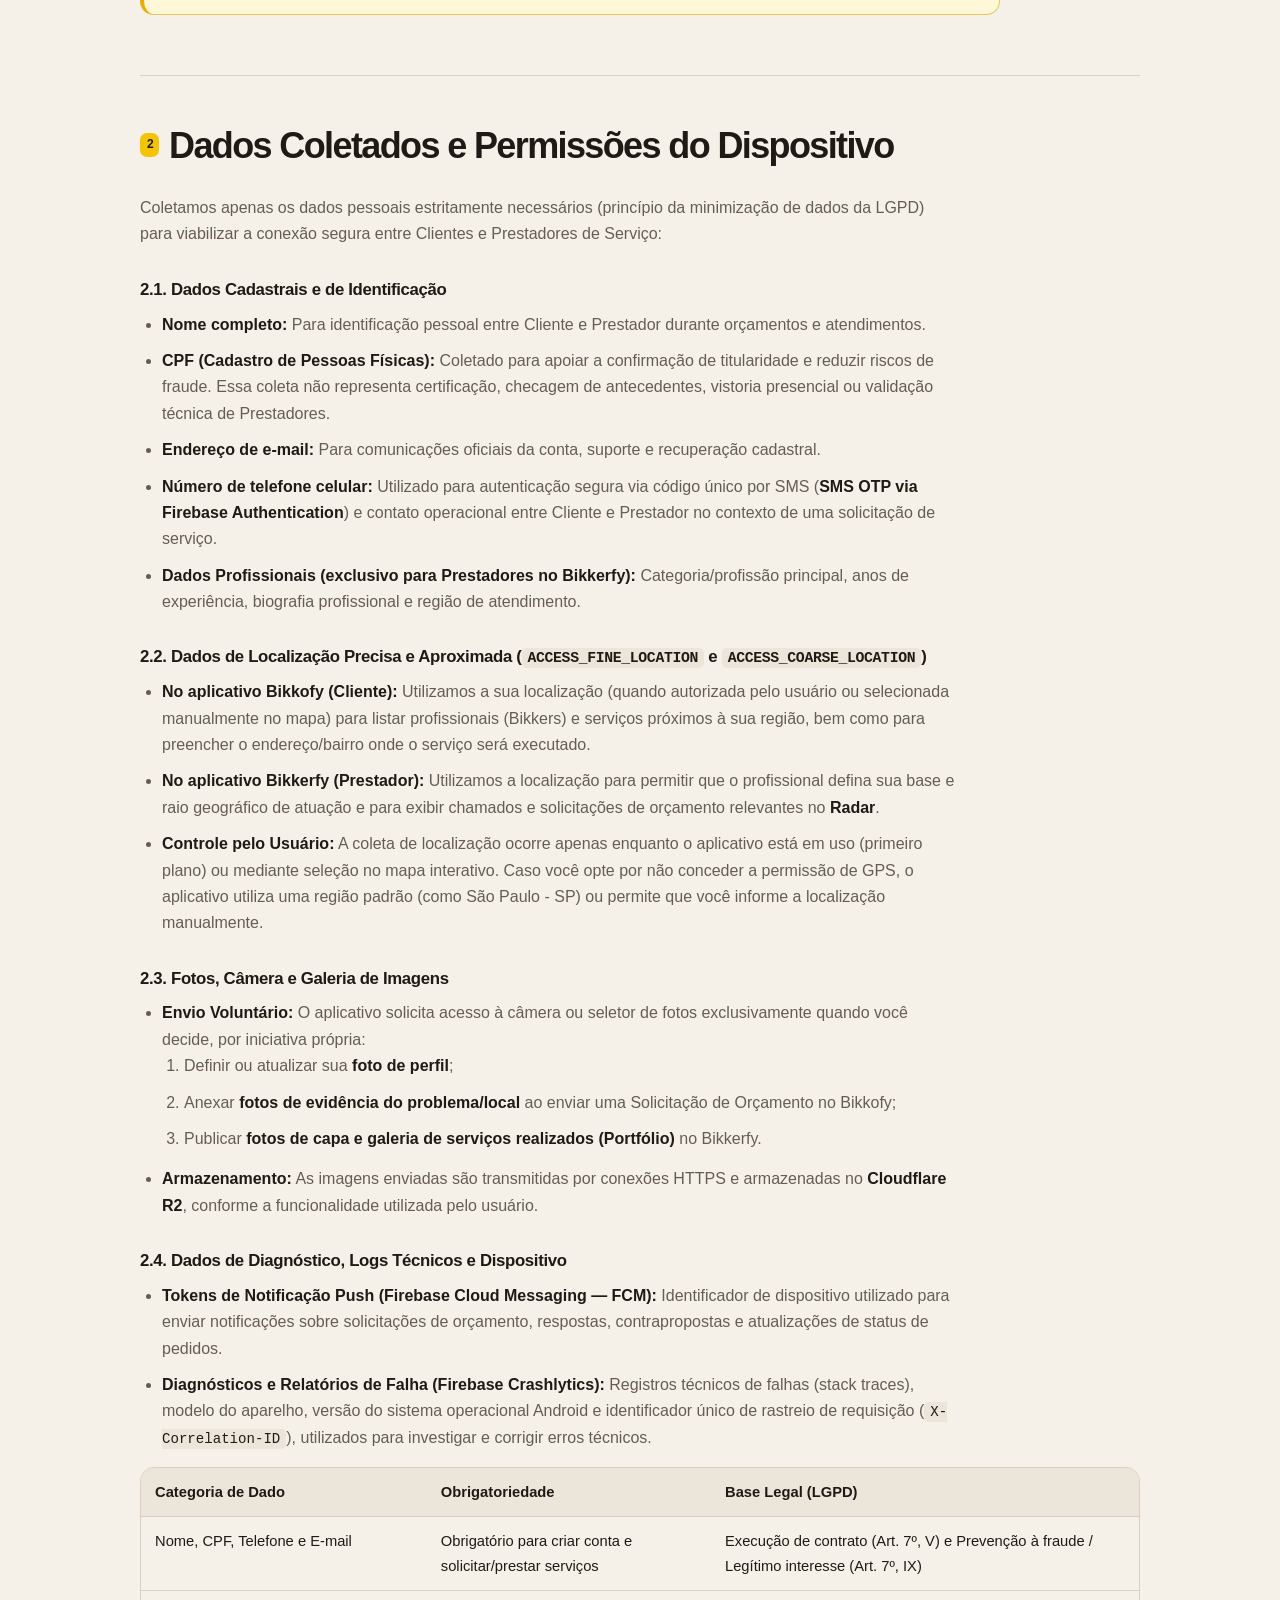
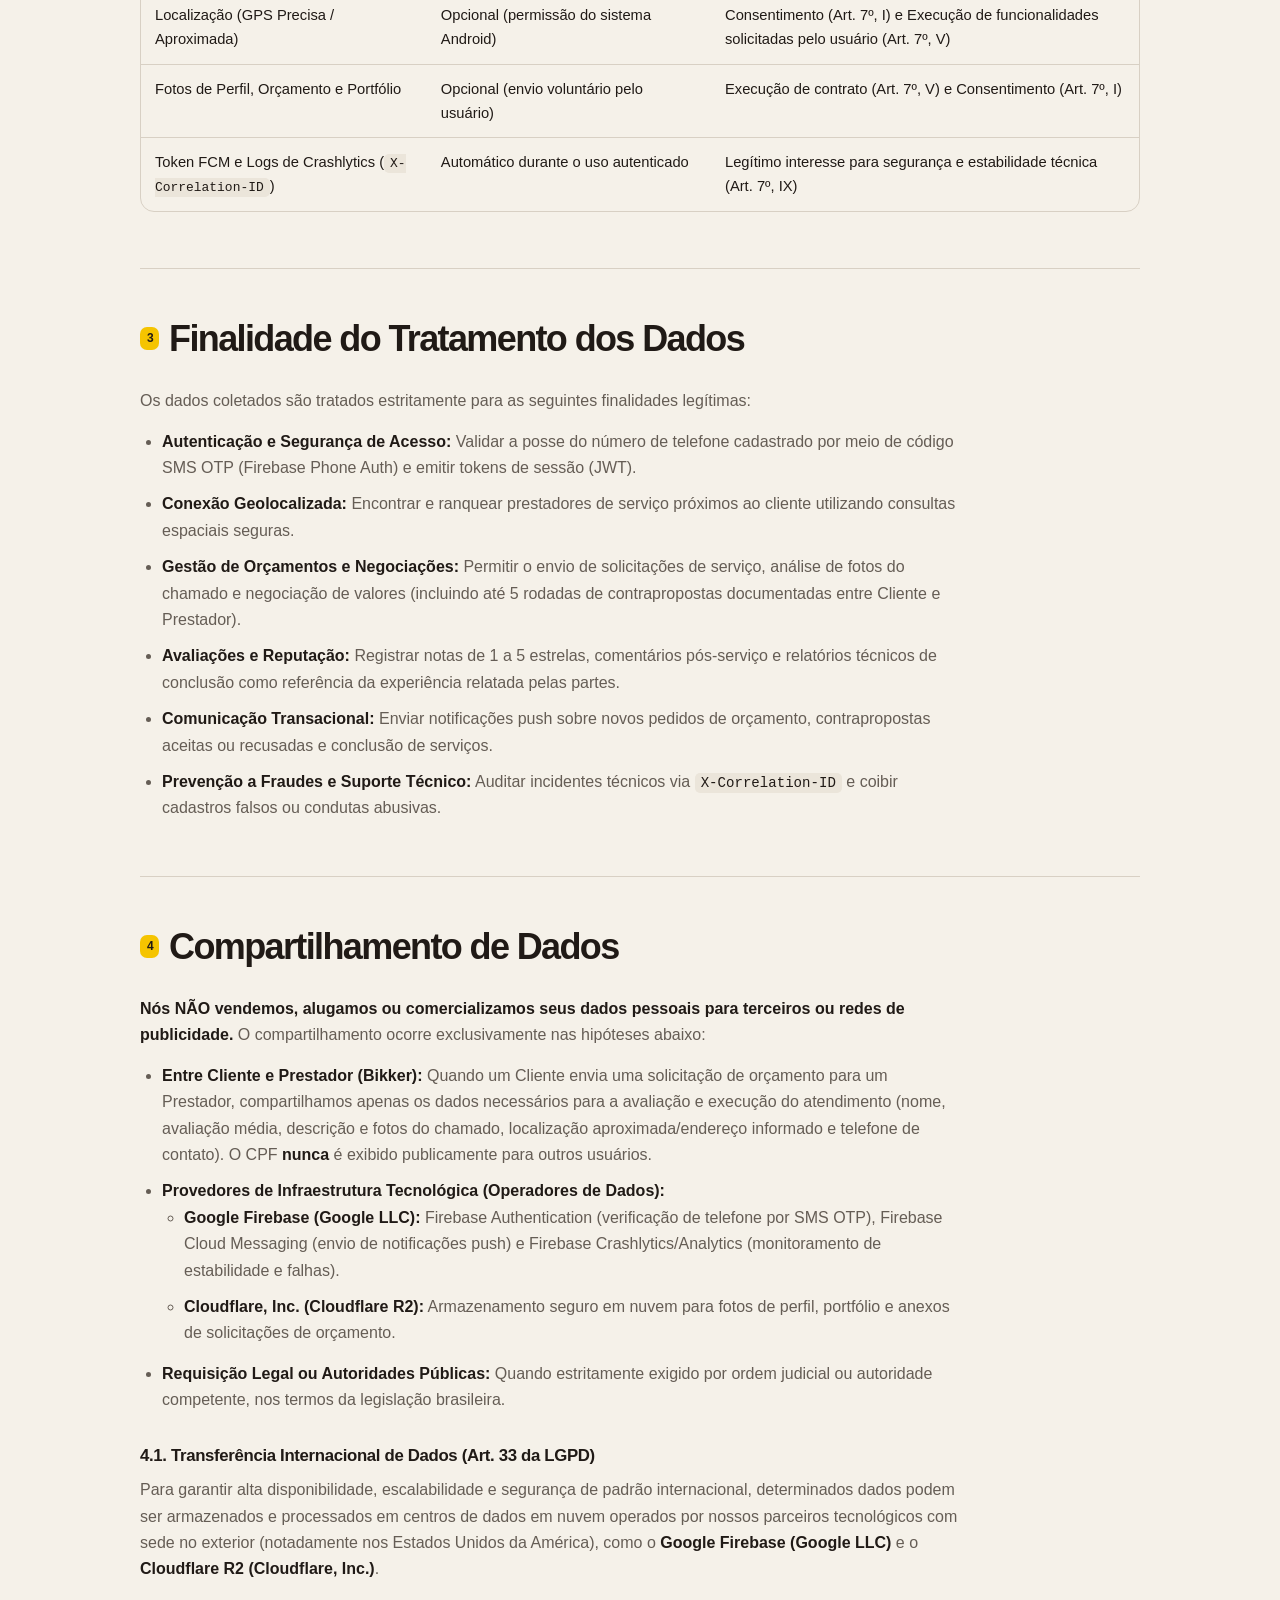
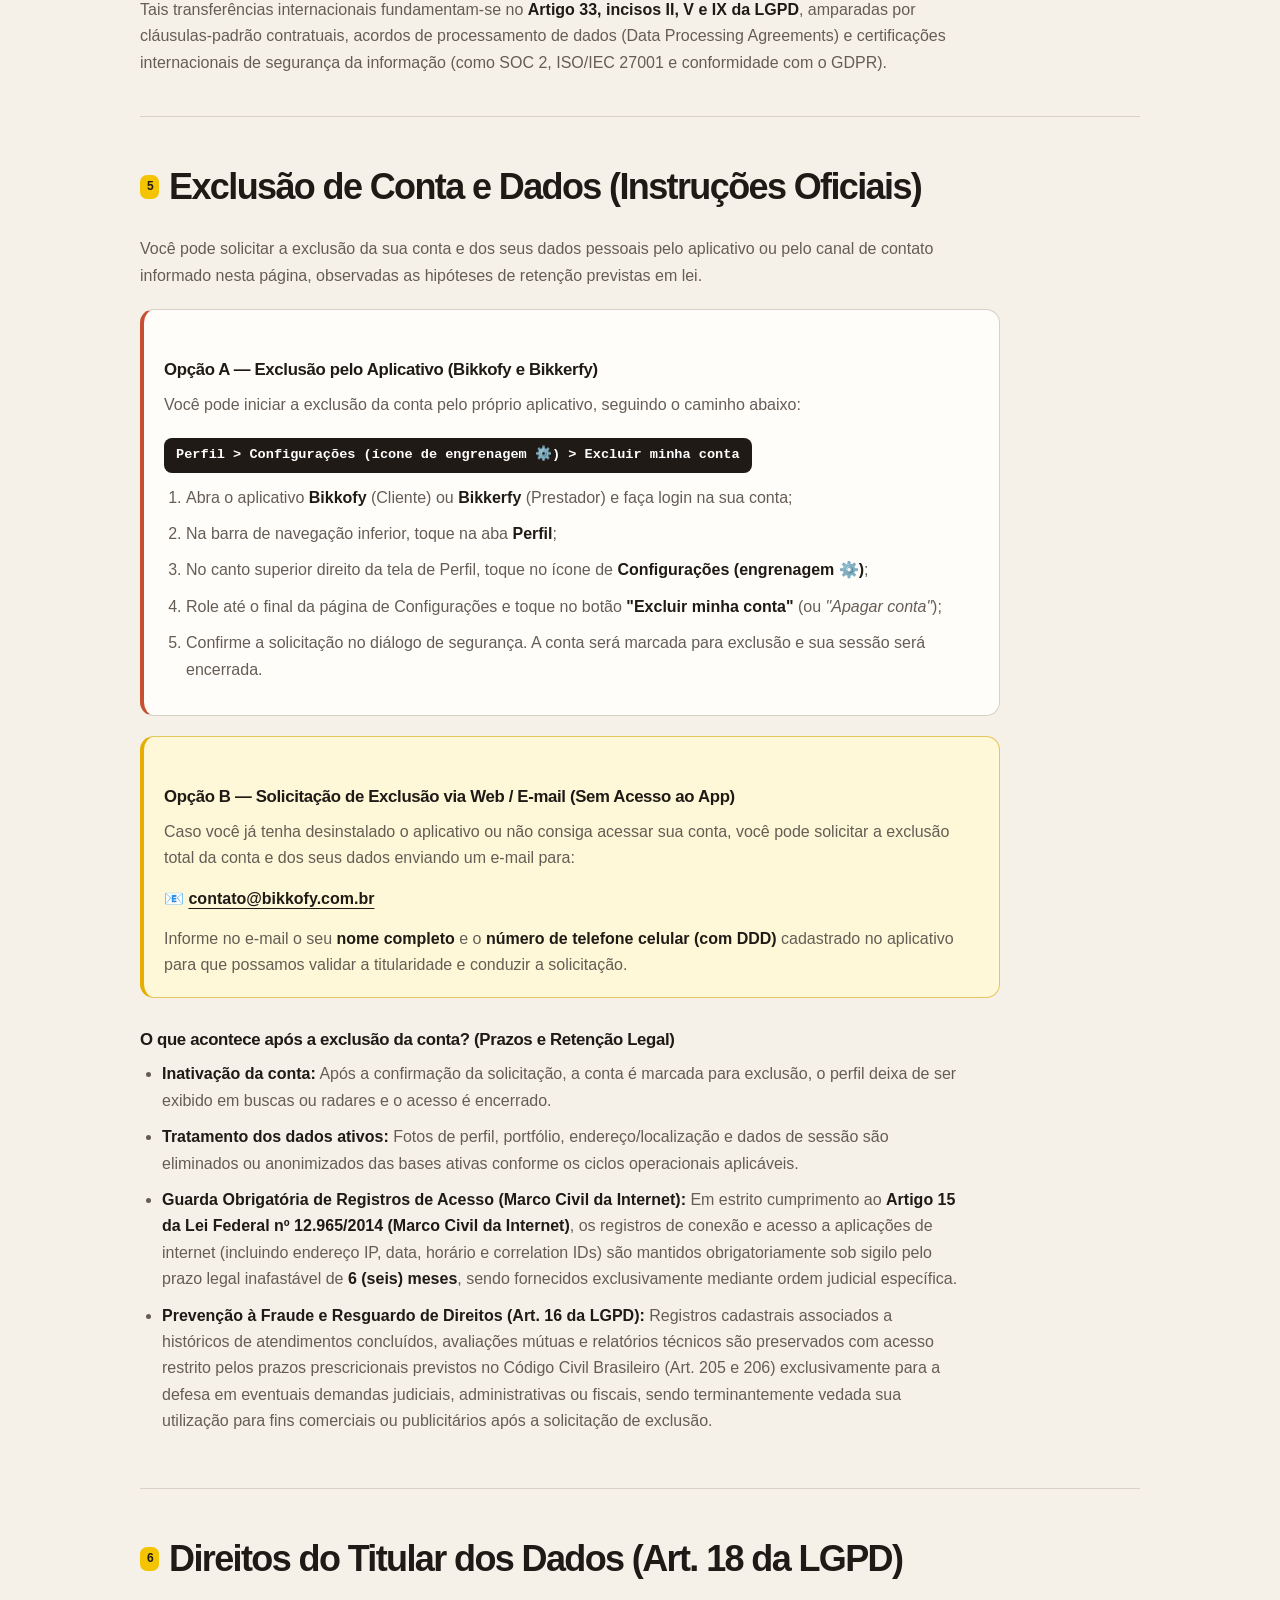
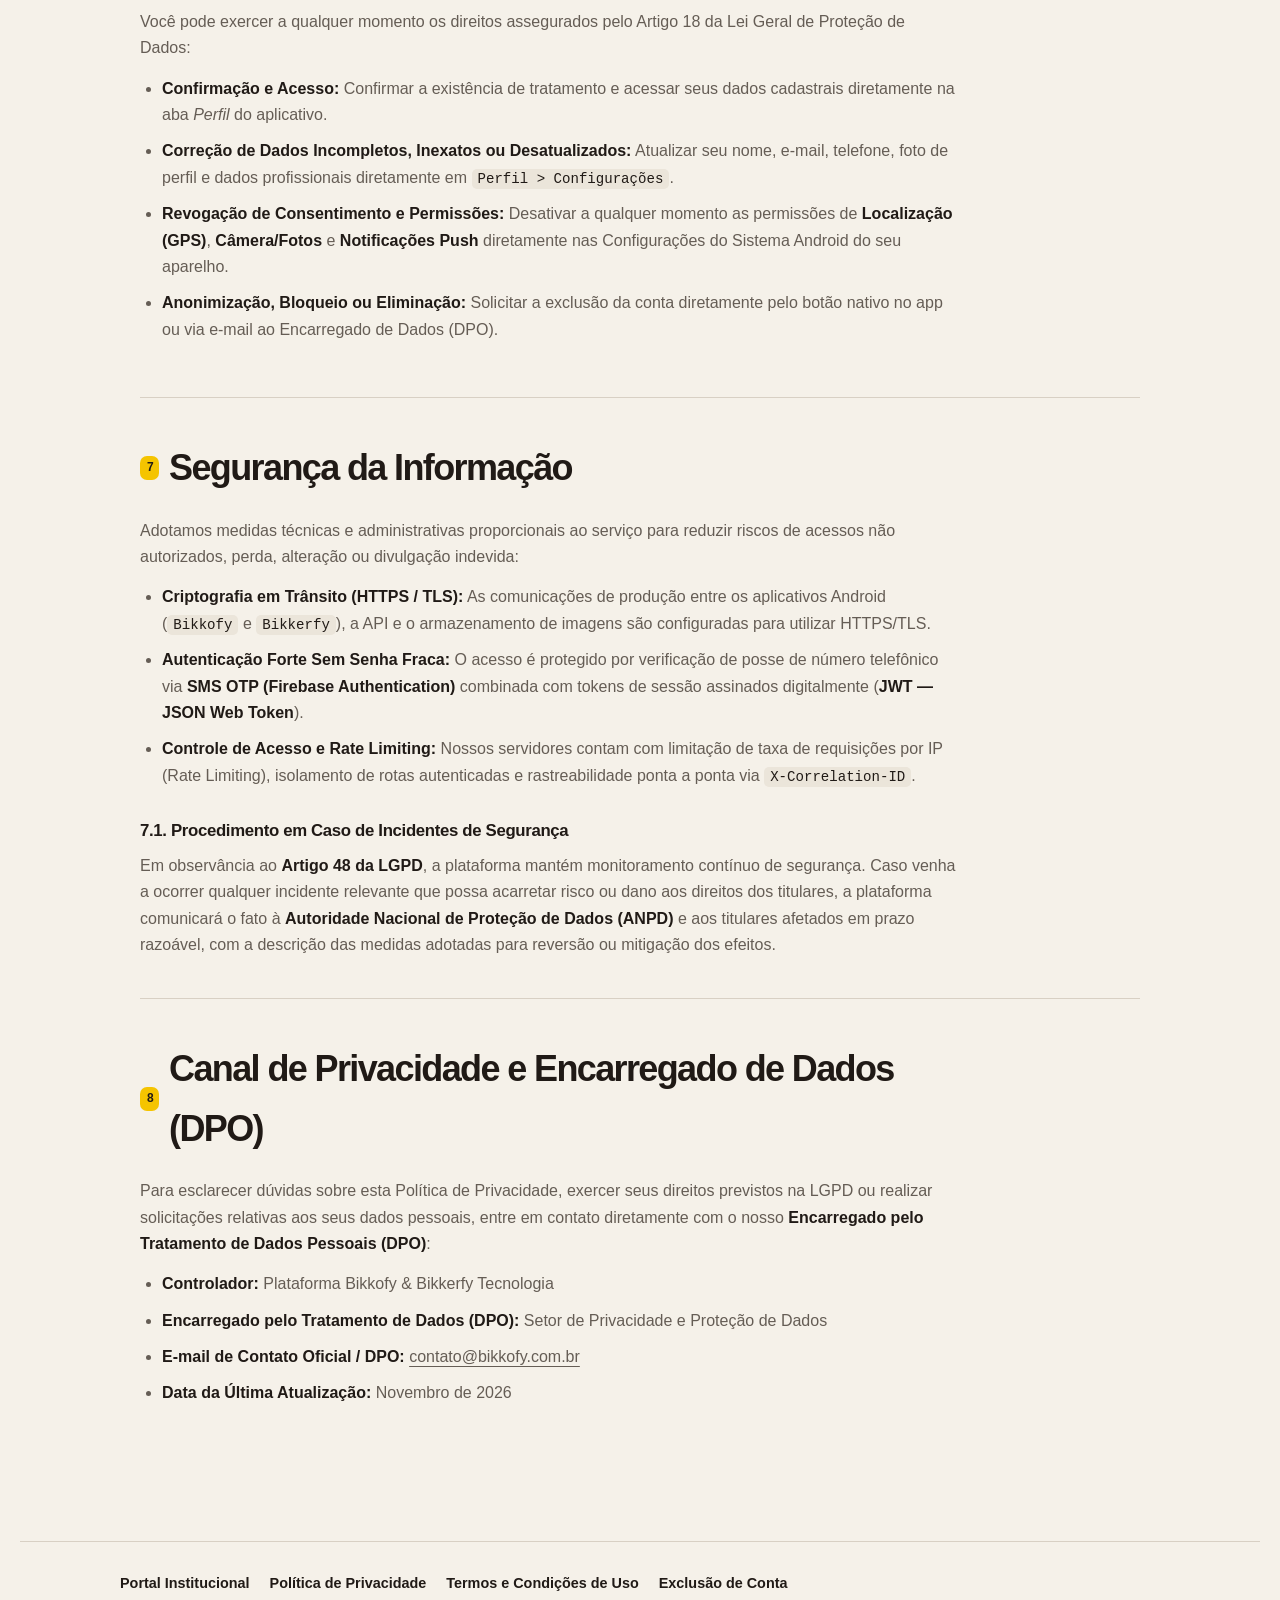
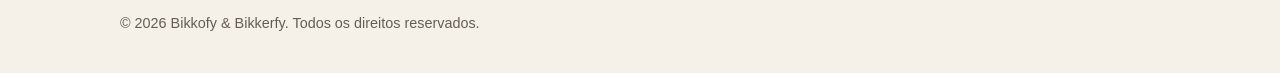
<file: privacidade.html>
<!DOCTYPE html>
<html lang="pt-BR">
<head>
  <meta charset="UTF-8" />
  <meta name="viewport" content="width=device-width, initial-scale=1.0" />
  <title>Política de Privacidade — Bikkofy &amp; Bikkerfy</title>
  <meta name="description" content="Política de Privacidade dos aplicativos Bikkofy (Clientes) e Bikkerfy (Prestadores de Serviço / Bikkers)." />
  <meta name="robots" content="index, follow" />
  <meta name="theme-color" content="#f5f1e9" />
  <link rel="icon" type="image/webp" href="assets/icons/bikkofy_icon.webp" />
  <style>
    :root {
      --brand-yellow: #FFD600;
      --brand-amber: #F2AD0D;
      --brand-dark: #121212;
      --brand-surface: #1E1E1E;
      --bg-page: #F8F9FA;
      --bg-card: #FFFFFF;
      --text-primary: #18181B;
      --text-secondary: #52525B;
      --text-muted: #71717A;
      --border-color: #E4E4E7;
      --danger-bg: #FEF2F2;
      --danger-border: #FECACA;
      --danger-text: #991B1B;
      --highlight-bg: #FFFBEB;
      --highlight-border: #FDE68A;
      --radius-md: 12px;
      --radius-lg: 16px;
      --shadow-sm: 0 1px 3px rgba(0, 0, 0, 0.06), 0 1px 2px rgba(0, 0, 0, 0.04);
      --shadow-md: 0 4px 16px rgba(0, 0, 0, 0.06);
    }

    * {
      box-sizing: border-box;
      margin: 0;
      padding: 0;
    }

    html {
      scroll-behavior: smooth;
    }

    body {
      font-family: 'Inter', -apple-system, BlinkMacSystemFont, 'Segoe UI', Roboto, Oxygen, Ubuntu, Cantarell, sans-serif;
      background-color: var(--bg-page);
      color: var(--text-primary);
      line-height: 1.68;
      font-size: 16px;
      -webkit-font-smoothing: antialiased;
    }

    /* Top Header */
    .site-header {
      background-color: var(--brand-dark);
      color: #FFFFFF;
      border-bottom: 3px solid var(--brand-yellow);
      position: sticky;
      top: 0;
      z-index: 100;
    }

    .header-container {
      max-width: 960px;
      margin: 0 auto;
      padding: 16px 20px;
      display: flex;
      align-items: center;
      justify-content: space-between;
      flex-wrap: wrap;
      gap: 12px;
    }

    .brand-logo {
      display: inline-flex;
      align-items: center;
      gap: 10px;
      text-decoration: none;
      color: #FFFFFF;
      font-weight: 800;
      font-size: 1.25rem;
      letter-spacing: -0.02em;
    }

    .brand-badge {
      background: linear-gradient(135deg, var(--brand-yellow), var(--brand-amber));
      color: var(--brand-dark);
      font-weight: 900;
      font-size: 0.85rem;
      padding: 4px 10px;
      border-radius: 999px;
      letter-spacing: 0.02em;
      text-transform: uppercase;
    }

    .nav-links {
      display: flex;
      align-items: center;
      gap: 8px;
      flex-wrap: wrap;
    }

    .nav-links a {
      color: #E4E4E7;
      text-decoration: none;
      font-size: 0.9rem;
      font-weight: 500;
      padding: 8px 14px;
      border-radius: 8px;
      transition: all 0.2s ease;
    }

    .nav-links a:hover {
      background-color: rgba(255, 255, 255, 0.08);
      color: var(--brand-yellow);
    }

    .nav-links a.active {
      background-color: var(--brand-yellow);
      color: var(--brand-dark);
      font-weight: 700;
    }

    /* Hero Banner */
    .hero {
      background: linear-gradient(180deg, #18181B 0%, #121212 100%);
      color: #FFFFFF;
      padding: 48px 20px 40px;
      border-bottom: 1px solid #27272A;
    }

    .hero-inner {
      max-width: 960px;
      margin: 0 auto;
    }

    .hero-eyebrow {
      display: inline-block;
      color: var(--brand-yellow);
      font-size: 0.82rem;
      font-weight: 700;
      text-transform: uppercase;
      letter-spacing: 0.08em;
      margin-bottom: 10px;
    }

    .hero h1 {
      font-size: clamp(2rem, 4.5vw, 3.2rem);
      font-weight: 800;
      letter-spacing: 0.02em;
      line-height: 1.18;
      margin-bottom: 22px;
    }

    .hero p {
      color: #A1A1AA;
      font-size: 1.02rem;
      max-width: 760px;
    }

    .meta-bar {
      margin-top: 24px;
      display: flex;
      flex-wrap: wrap;
      gap: 12px;
      font-size: 0.85rem;
      color: #D4D4D8;
    }

    .meta-pill {
      background-color: rgba(255, 255, 255, 0.07);
      border: 1px solid rgba(255, 255, 255, 0.12);
      padding: 6px 12px;
      border-radius: 999px;
    }

    .meta-pill code {
      color: var(--brand-yellow);
      font-family: ui-monospace, SFMono-Regular, Menlo, Monaco, Consolas, monospace;
      font-size: 0.82rem;
    }

    /* Main Content */
    .main-container {
      max-width: 960px;
      margin: 32px auto 64px;
      padding: 0 20px;
    }

    .toc-card {
      background-color: var(--bg-card);
      border: 1px solid var(--border-color);
      border-radius: var(--radius-lg);
      padding: 24px;
      margin-bottom: 28px;
      box-shadow: var(--shadow-sm);
    }

    .toc-title {
      font-size: 0.95rem;
      font-weight: 700;
      text-transform: uppercase;
      letter-spacing: 0.05em;
      color: var(--text-muted);
      margin-bottom: 12px;
    }

    .toc-grid {
      display: grid;
      grid-template-columns: repeat(auto-fit, minmax(240px, 1fr));
      gap: 8px 16px;
      list-style: none;
    }

    .toc-grid a {
      color: var(--text-primary);
      text-decoration: none;
      font-size: 0.93rem;
      font-weight: 500;
      display: block;
      padding: 6px 10px;
      border-radius: 6px;
      transition: background-color 0.15s ease;
    }

    .toc-grid a:hover {
      background-color: var(--highlight-bg);
      color: #000000;
    }

    .section-card {
      background-color: var(--bg-card);
      border: 1px solid var(--border-color);
      border-radius: var(--radius-lg);
      padding: 28px 28px;
      margin-bottom: 24px;
      box-shadow: var(--shadow-sm);
      scroll-margin-top: 84px;
    }

    .section-card h2 {
      font-size: 1.35rem;
      font-weight: 800;
      color: var(--text-primary);
      margin-bottom: 16px;
      display: flex;
      align-items: center;
      gap: 10px;
      letter-spacing: -0.015em;
    }

    .section-num {
      background-color: var(--brand-yellow);
      color: var(--brand-dark);
      font-size: 0.85rem;
      font-weight: 800;
      width: 28px;
      height: 28px;
      border-radius: 8px;
      display: inline-flex;
      align-items: center;
      justify-content: center;
      flex-shrink: 0;
    }

    .section-card h3 {
      font-size: 1.05rem;
      font-weight: 700;
      color: var(--text-primary);
      margin: 20px 0 8px;
    }

    .section-card p {
      color: var(--text-secondary);
      margin-bottom: 14px;
    }

    .section-card p:last-child {
      margin-bottom: 0;
    }

    .section-card ul,
    .section-card ol {
      color: var(--text-secondary);
      padding-left: 22px;
      margin-bottom: 14px;
    }

    .section-card li {
      margin-bottom: 8px;
    }

    .section-card code {
      background-color: #F4F4F5;
      color: #18181B;
      padding: 2px 6px;
      border-radius: 5px;
      font-size: 0.88em;
      font-family: ui-monospace, SFMono-Regular, Menlo, Monaco, Consolas, monospace;
    }

    .highlight-box {
      background-color: var(--highlight-bg);
      border: 1px solid var(--highlight-border);
      border-left: 4px solid var(--brand-amber);
      border-radius: var(--radius-md);
      padding: 18px 20px;
      margin: 16px 0;
    }

    .highlight-box strong {
      color: var(--text-primary);
    }

    .deletion-box {
      background-color: var(--danger-bg);
      border: 1px solid var(--danger-border);
      border-left: 4px solid #DC2626;
      border-radius: var(--radius-md);
      padding: 20px;
      margin: 16px 0;
    }

    .deletion-box h3 {
      color: var(--danger-text);
      margin-top: 0;
    }

    .step-badge {
      display: inline-block;
      background-color: var(--brand-dark);
      color: var(--brand-yellow);
      font-weight: 700;
      font-size: 0.85rem;
      padding: 6px 12px;
      border-radius: 8px;
      margin: 6px 0 12px;
      font-family: ui-monospace, SFMono-Regular, Menlo, Monaco, Consolas, monospace;
    }

    .data-table-wrapper {
      overflow-x: auto;
      margin: 16px 0;
      border: 1px solid var(--border-color);
      border-radius: var(--radius-md);
    }

    table {
      width: 100%;
      border-collapse: collapse;
      font-size: 0.92rem;
    }

    th, td {
      text-align: left;
      padding: 12px 14px;
      border-bottom: 1px solid var(--border-color);
      vertical-align: top;
    }

    th {
      background-color: #F4F4F5;
      font-weight: 700;
      color: var(--text-primary);
    }

    tr:last-child td {
      border-bottom: none;
    }

    /* Footer */
    .site-footer {
      background-color: var(--brand-dark);
      color: #A1A1AA;
      padding: 40px 20px;
      border-top: 1px solid #27272A;
      font-size: 0.9rem;
    }

    .footer-inner {
      max-width: 960px;
      margin: 0 auto;
      display: flex;
      flex-direction: column;
      gap: 16px;
    }

    .footer-links {
      display: flex;
      gap: 20px;
      flex-wrap: wrap;
    }

    .footer-links a {
      color: var(--brand-yellow);
      text-decoration: none;
      font-weight: 600;
    }

    .footer-links a:hover {
      text-decoration: underline;
    }

    @media (max-width: 640px) {
      .section-card {
        padding: 20px 18px;
      }
      .header-container {
        flex-direction: column;
        align-items: flex-start;
      }
    }
  </style>
  <link rel="stylesheet" href="assets/legal.css" />
</head>
<body>

  <!-- Header -->
  <header class="site-header">
    <div class="header-container">
      <a href="index.html" class="brand-logo">
        <span>Bikkofy &amp; Bikkerfy</span>
        <span class="brand-badge">Oficial</span>
      </a>
      <nav class="nav-links" aria-label="Navegação institucional">
        <a href="index.html">Início</a>
        <a href="privacidade.html" class="active" aria-current="page">Política de Privacidade</a>
        <a href="termos.html">Termos de Uso</a>
        <a href="#exclusao-de-conta">Exclusão de Conta</a>
      </nav>
    </div>
  </header>

  <!-- Hero -->
  <section class="hero">
    <div class="hero-inner">
      <span class="hero-eyebrow">Transparência e LGPD</span>
      <h1>Política de Privacidade Oficial</h1>
      <p>
        Esta Política de Privacidade descreve como coletamos, utilizamos, armazenamos e tratamos os seus dados pessoais nos aplicativos <strong>Bikkofy</strong> (Clientes) e <strong>Bikkerfy</strong> (Prestadores de Serviço / Bikkers).
      </p>
      <div class="meta-bar">
        <span class="meta-pill">Última atualização: <strong>Novembro de 2026</strong></span>
      </div>
    </div>
  </section>

  <!-- Main Content -->
  <main class="main-container">

    <!-- Table of Contents -->
    <nav class="toc-card" aria-label="Índice da Política de Privacidade">
      <div class="toc-title">Sumário Rápido</div>
      <ol class="toc-grid">
        <li><a href="#escopo">1. Introdução e Escopo</a></li>
        <li><a href="#dados-coletados">2. Dados Coletados e Permissões</a></li>
        <li><a href="#finalidade">3. Finalidade do Tratamento</a></li>
        <li><a href="#compartilhamento">4. Compartilhamento de Dados</a></li>
        <li><a href="#exclusao-de-conta">5. Exclusão de Conta e Dados</a></li>
        <li><a href="#direitos-lgpd">6. Direitos do Titular (LGPD)</a></li>
        <li><a href="#seguranca">7. Segurança da Informação</a></li>
        <li><a href="#contato-dpo">8. Canal de Privacidade</a></li>
      </ol>
    </nav>

    <!-- 1. Introdução e Escopo -->
    <section id="escopo" class="section-card">
      <h2><span class="section-num">1</span> Introdução e Escopo</h2>
      <p>
        Bem-vindo ao ecossistema <strong>Bikkofy &amp; Bikkerfy</strong>. Esta política apresenta as práticas de tratamento de dados pessoais adotadas pela plataforma, à luz da <strong>Lei Geral de Proteção de Dados Pessoais (LGPD — Lei Federal nº 13.709/2018)</strong>, do <strong>Marco Civil da Internet (Lei Federal nº 12.965/2014)</strong> e das políticas aplicáveis da <strong>Google Play Store</strong>.
      </p>
      <p>
        <strong>Controlador dos Dados:</strong> A plataforma é operada sob a denominação <strong>Bikkofy &amp; Bikkerfy Tecnologia</strong>, que atua como controladora dos dados pessoais coletados no âmbito dos aplicativos, definindo as finalidades e meios de tratamento nos termos do Artigo 5º, VI da LGPD.
      </p>
      <p>
        Esta Política de Privacidade aplica-se integralmente aos dois aplicativos móveis oficiais que compõem a nossa plataforma de conexão de serviços locais:
      </p>
      <ul>
        <li>
          <strong>Bikkofy (Aplicativo do Cliente):</strong> voltado para usuários e consumidores que buscam prestadores de serviço, enviam solicitações de orçamento, negociam propostas e avaliam serviços realizados.
        </li>
        <li>
          <strong>Bikkerfy (Aplicativo do Prestador / Bikker):</strong> voltado para prestadores de serviço independentes ("Bikkers") que divulgam seu portfólio profissional, recebem chamados no Radar, enviam orçamentos e gerenciam seus atendimentos.
        </li>
      </ul>
      <div class="highlight-box">
        <strong>Navegação sem cadastro prévio (Deferred Signup):</strong> No aplicativo <strong>Bikkofy</strong>, você pode explorar categorias, buscar serviços e visualizar perfis públicos de profissionais sem criar uma conta. A coleta de dados cadastrais somente ocorre quando você decide autenticar-se para solicitar um orçamento, gerenciar pedidos ou editar seu perfil.
      </div>
      <div class="highlight-box">
        <strong>Tratamento de Dados de Menores de Idade:</strong> Os aplicativos Bikkofy e Bikkerfy destinam-se exclusivamente a pessoas maiores de 18 (dezoito) anos e plenamente capazes. A plataforma <strong>não coleta e não trata intencionalmente dados pessoais de crianças ou adolescentes</strong> (Art. 14 da LGPD). Na hipótese de identificação de conta cadastrada por menor de idade, a respectiva conta e os dados associados serão prontamente excluídos de nossos servidores.
      </div>
    </section>

    <!-- 2. Dados Coletados -->
    <section id="dados-coletados" class="section-card">
      <h2><span class="section-num">2</span> Dados Coletados e Permissões do Dispositivo</h2>
      <p>
        Coletamos apenas os dados pessoais estritamente necessários (princípio da minimização de dados da LGPD) para viabilizar a conexão segura entre Clientes e Prestadores de Serviço:
      </p>

      <h3>2.1. Dados Cadastrais e de Identificação</h3>
      <ul>
        <li><strong>Nome completo:</strong> Para identificação pessoal entre Cliente e Prestador durante orçamentos e atendimentos.</li>
        <li><strong>CPF (Cadastro de Pessoas Físicas):</strong> Coletado para apoiar a confirmação de titularidade e reduzir riscos de fraude. Essa coleta não representa certificação, checagem de antecedentes, vistoria presencial ou validação técnica de Prestadores.</li>
        <li><strong>Endereço de e-mail:</strong> Para comunicações oficiais da conta, suporte e recuperação cadastral.</li>
        <li><strong>Número de telefone celular:</strong> Utilizado para autenticação segura via código único por SMS (<strong>SMS OTP via Firebase Authentication</strong>) e contato operacional entre Cliente e Prestador no contexto de uma solicitação de serviço.</li>
        <li><strong>Dados Profissionais (exclusivo para Prestadores no Bikkerfy):</strong> Categoria/profissão principal, anos de experiência, biografia profissional e região de atendimento.</li>
      </ul>

      <h3>2.2. Dados de Localização Precisa e Aproximada (<code>ACCESS_FINE_LOCATION</code> e <code>ACCESS_COARSE_LOCATION</code>)</h3>
      <ul>
        <li>
          <strong>No aplicativo Bikkofy (Cliente):</strong> Utilizamos a sua localização (quando autorizada pelo usuário ou selecionada manualmente no mapa) para listar profissionais (Bikkers) e serviços próximos à sua região, bem como para preencher o endereço/bairro onde o serviço será executado.
        </li>
        <li>
          <strong>No aplicativo Bikkerfy (Prestador):</strong> Utilizamos a localização para permitir que o profissional defina sua base e raio geográfico de atuação e para exibir chamados e solicitações de orçamento relevantes no <strong>Radar</strong>.
        </li>
        <li>
          <strong>Controle pelo Usuário:</strong> A coleta de localização ocorre apenas enquanto o aplicativo está em uso (primeiro plano) ou mediante seleção no mapa interativo. Caso você opte por não conceder a permissão de GPS, o aplicativo utiliza uma região padrão (como São Paulo - SP) ou permite que você informe a localização manualmente.
        </li>
      </ul>

      <h3>2.3. Fotos, Câmera e Galeria de Imagens</h3>
      <ul>
        <li>
          <strong>Envio Voluntário:</strong> O aplicativo solicita acesso à câmera ou seletor de fotos exclusivamente quando você decide, por iniciativa própria:
          <ol>
            <li>Definir ou atualizar sua <strong>foto de perfil</strong>;</li>
            <li>Anexar <strong>fotos de evidência do problema/local</strong> ao enviar uma Solicitação de Orçamento no Bikkofy;</li>
            <li>Publicar <strong>fotos de capa e galeria de serviços realizados (Portfólio)</strong> no Bikkerfy.</li>
          </ol>
        </li>
        <li>
          <strong>Armazenamento:</strong> As imagens enviadas são transmitidas por conexões HTTPS e armazenadas no <strong>Cloudflare R2</strong>, conforme a funcionalidade utilizada pelo usuário.
        </li>
      </ul>

      <h3>2.4. Dados de Diagnóstico, Logs Técnicos e Dispositivo</h3>
      <ul>
        <li>
          <strong>Tokens de Notificação Push (Firebase Cloud Messaging — FCM):</strong> Identificador de dispositivo utilizado para enviar notificações sobre solicitações de orçamento, respostas, contrapropostas e atualizações de status de pedidos.
        </li>
        <li>
          <strong>Diagnósticos e Relatórios de Falha (Firebase Crashlytics):</strong> Registros técnicos de falhas (stack traces), modelo do aparelho, versão do sistema operacional Android e identificador único de rastreio de requisição (<code>X-Correlation-ID</code>), utilizados para investigar e corrigir erros técnicos.
        </li>
      </ul>

      <div class="data-table-wrapper">
        <table>
          <thead>
            <tr>
              <th>Categoria de Dado</th>
              <th>Obrigatoriedade</th>
              <th>Base Legal (LGPD)</th>
            </tr>
          </thead>
          <tbody>
            <tr>
              <td>Nome, CPF, Telefone e E-mail</td>
              <td>Obrigatório para criar conta e solicitar/prestar serviços</td>
              <td>Execução de contrato (Art. 7º, V) e Prevenção à fraude / Legítimo interesse (Art. 7º, IX)</td>
            </tr>
            <tr>
              <td>Localização (GPS Precisa / Aproximada)</td>
              <td>Opcional (permissão do sistema Android)</td>
              <td>Consentimento (Art. 7º, I) e Execução de funcionalidades solicitadas pelo usuário (Art. 7º, V)</td>
            </tr>
            <tr>
              <td>Fotos de Perfil, Orçamento e Portfólio</td>
              <td>Opcional (envio voluntário pelo usuário)</td>
              <td>Execução de contrato (Art. 7º, V) e Consentimento (Art. 7º, I)</td>
            </tr>
            <tr>
              <td>Token FCM e Logs de Crashlytics (<code>X-Correlation-ID</code>)</td>
              <td>Automático durante o uso autenticado</td>
              <td>Legítimo interesse para segurança e estabilidade técnica (Art. 7º, IX)</td>
            </tr>
          </tbody>
        </table>
      </div>
    </section>

    <!-- 3. Finalidade do Tratamento -->
    <section id="finalidade" class="section-card">
      <h2><span class="section-num">3</span> Finalidade do Tratamento dos Dados</h2>
      <p>Os dados coletados são tratados estritamente para as seguintes finalidades legítimas:</p>
      <ul>
        <li><strong>Autenticação e Segurança de Acesso:</strong> Validar a posse do número de telefone cadastrado por meio de código SMS OTP (Firebase Phone Auth) e emitir tokens de sessão (JWT).</li>
        <li><strong>Conexão Geolocalizada:</strong> Encontrar e ranquear prestadores de serviço próximos ao cliente utilizando consultas espaciais seguras.</li>
        <li><strong>Gestão de Orçamentos e Negociações:</strong> Permitir o envio de solicitações de serviço, análise de fotos do chamado e negociação de valores (incluindo até 5 rodadas de contrapropostas documentadas entre Cliente e Prestador).</li>
        <li><strong>Avaliações e Reputação:</strong> Registrar notas de 1 a 5 estrelas, comentários pós-serviço e relatórios técnicos de conclusão como referência da experiência relatada pelas partes.</li>
        <li><strong>Comunicação Transacional:</strong> Enviar notificações push sobre novos pedidos de orçamento, contrapropostas aceitas ou recusadas e conclusão de serviços.</li>
        <li><strong>Prevenção a Fraudes e Suporte Técnico:</strong> Auditar incidentes técnicos via <code>X-Correlation-ID</code> e coibir cadastros falsos ou condutas abusivas.</li>
      </ul>
    </section>

    <!-- 4. Compartilhamento de Dados -->
    <section id="compartilhamento" class="section-card">
      <h2><span class="section-num">4</span> Compartilhamento de Dados</h2>
      <p>
        <strong>Nós NÃO vendemos, alugamos ou comercializamos seus dados pessoais para terceiros ou redes de publicidade.</strong> O compartilhamento ocorre exclusivamente nas hipóteses abaixo:
      </p>
      <ul>
        <li>
          <strong>Entre Cliente e Prestador (Bikker):</strong> Quando um Cliente envia uma solicitação de orçamento para um Prestador, compartilhamos apenas os dados necessários para a avaliação e execução do atendimento (nome, avaliação média, descrição e fotos do chamado, localização aproximada/endereço informado e telefone de contato). O CPF <strong>nunca</strong> é exibido publicamente para outros usuários.
        </li>
        <li>
          <strong>Provedores de Infraestrutura Tecnológica (Operadores de Dados):</strong>
          <ul>
            <li><strong>Google Firebase (Google LLC):</strong> Firebase Authentication (verificação de telefone por SMS OTP), Firebase Cloud Messaging (envio de notificações push) e Firebase Crashlytics/Analytics (monitoramento de estabilidade e falhas).</li>
            <li><strong>Cloudflare, Inc. (Cloudflare R2):</strong> Armazenamento seguro em nuvem para fotos de perfil, portfólio e anexos de solicitações de orçamento.</li>
          </ul>
        </li>
        <li>
          <strong>Requisição Legal ou Autoridades Públicas:</strong> Quando estritamente exigido por ordem judicial ou autoridade competente, nos termos da legislação brasileira.
        </li>
      </ul>

      <h3>4.1. Transferência Internacional de Dados (Art. 33 da LGPD)</h3>
      <p>
        Para garantir alta disponibilidade, escalabilidade e segurança de padrão internacional, determinados dados podem ser armazenados e processados em centros de dados em nuvem operados por nossos parceiros tecnológicos com sede no exterior (notadamente nos Estados Unidos da América), como o <strong>Google Firebase (Google LLC)</strong> e o <strong>Cloudflare R2 (Cloudflare, Inc.)</strong>.
      </p>
      <p>
        Tais transferências internacionais fundamentam-se no <strong>Artigo 33, incisos II, V e IX da LGPD</strong>, amparadas por cláusulas-padrão contratuais, acordos de processamento de dados (Data Processing Agreements) e certificações internacionais de segurança da informação (como SOC 2, ISO/IEC 27001 e conformidade com o GDPR).
      </p>
    </section>

    <!-- 5. Exclusão de Conta e Dados -->
    <section id="exclusao-de-conta" class="section-card">
      <h2><span class="section-num">5</span> Exclusão de Conta e Dados (Instruções Oficiais)</h2>
      <p>
        Você pode solicitar a exclusão da sua conta e dos seus dados pessoais pelo aplicativo ou pelo canal de contato informado nesta página, observadas as hipóteses de retenção previstas em lei.
      </p>

      <div class="deletion-box">
        <h3>Opção A — Exclusão pelo Aplicativo (Bikkofy e Bikkerfy)</h3>
        <p>Você pode iniciar a exclusão da conta pelo próprio aplicativo, seguindo o caminho abaixo:</p>
        <div class="step-badge">Perfil &gt; Configurações (ícone de engrenagem ⚙️) &gt; Excluir minha conta</div>
        <ol>
          <li>Abra o aplicativo <strong>Bikkofy</strong> (Cliente) ou <strong>Bikkerfy</strong> (Prestador) e faça login na sua conta;</li>
          <li>Na barra de navegação inferior, toque na aba <strong>Perfil</strong>;</li>
          <li>No canto superior direito da tela de Perfil, toque no ícone de <strong>Configurações (engrenagem ⚙️)</strong>;</li>
          <li>Role até o final da página de Configurações e toque no botão <strong>"Excluir minha conta"</strong> (ou <em>"Apagar conta"</em>);</li>
          <li>Confirme a solicitação no diálogo de segurança. A conta será marcada para exclusão e sua sessão será encerrada.</li>
        </ol>
      </div>

      <div class="highlight-box">
        <h3>Opção B — Solicitação de Exclusão via Web / E-mail (Sem Acesso ao App)</h3>
        <p>
          Caso você já tenha desinstalado o aplicativo ou não consiga acessar sua conta, você pode solicitar a exclusão total da conta e dos seus dados enviando um e-mail para:
        </p>
        <p style="margin-top: 8px;">
          📧 <strong><a href="mailto:contato@bikkofy.com.br?subject=Solicita%C3%A7%C3%A3o%20de%20Exclus%C3%A3o%20de%20Conta%20-%20Bikkofy">contato@bikkofy.com.br</a></strong>
        </p>
        <p style="margin-top: 8px; margin-bottom: 0;">
          Informe no e-mail o seu <strong>nome completo</strong> e o <strong>número de telefone celular (com DDD)</strong> cadastrado no aplicativo para que possamos validar a titularidade e conduzir a solicitação.
        </p>
      </div>

      <h3>O que acontece após a exclusão da conta? (Prazos e Retenção Legal)</h3>
      <ul>
        <li><strong>Inativação da conta:</strong> Após a confirmação da solicitação, a conta é marcada para exclusão, o perfil deixa de ser exibido em buscas ou radares e o acesso é encerrado.</li>
        <li><strong>Tratamento dos dados ativos:</strong> Fotos de perfil, portfólio, endereço/localização e dados de sessão são eliminados ou anonimizados das bases ativas conforme os ciclos operacionais aplicáveis.</li>
        <li><strong>Guarda Obrigatória de Registros de Acesso (Marco Civil da Internet):</strong> Em estrito cumprimento ao <strong>Artigo 15 da Lei Federal nº 12.965/2014 (Marco Civil da Internet)</strong>, os registros de conexão e acesso a aplicações de internet (incluindo endereço IP, data, horário e correlation IDs) são mantidos obrigatoriamente sob sigilo pelo prazo legal inafastável de <strong>6 (seis) meses</strong>, sendo fornecidos exclusivamente mediante ordem judicial específica.</li>
        <li><strong>Prevenção à Fraude e Resguardo de Direitos (Art. 16 da LGPD):</strong> Registros cadastrais associados a históricos de atendimentos concluídos, avaliações mútuas e relatórios técnicos são preservados com acesso restrito pelos prazos prescricionais previstos no Código Civil Brasileiro (Art. 205 e 206) exclusivamente para a defesa em eventuais demandas judiciais, administrativas ou fiscais, sendo terminantemente vedada sua utilização para fins comerciais ou publicitários após a solicitação de exclusão.</li>
      </ul>
    </section>

    <!-- 6. Direitos do Titular -->
    <section id="direitos-lgpd" class="section-card">
      <h2><span class="section-num">6</span> Direitos do Titular dos Dados (Art. 18 da LGPD)</h2>
      <p>Você pode exercer a qualquer momento os direitos assegurados pelo Artigo 18 da Lei Geral de Proteção de Dados:</p>
      <ul>
        <li><strong>Confirmação e Acesso:</strong> Confirmar a existência de tratamento e acessar seus dados cadastrais diretamente na aba <em>Perfil</em> do aplicativo.</li>
        <li><strong>Correção de Dados Incompletos, Inexatos ou Desatualizados:</strong> Atualizar seu nome, e-mail, telefone, foto de perfil e dados profissionais diretamente em <code>Perfil &gt; Configurações</code>.</li>
        <li><strong>Revogação de Consentimento e Permissões:</strong> Desativar a qualquer momento as permissões de <strong>Localização (GPS)</strong>, <strong>Câmera/Fotos</strong> e <strong>Notificações Push</strong> diretamente nas Configurações do Sistema Android do seu aparelho.</li>
        <li><strong>Anonimização, Bloqueio ou Eliminação:</strong> Solicitar a exclusão da conta diretamente pelo botão nativo no app ou via e-mail ao Encarregado de Dados (DPO).</li>
      </ul>
    </section>

    <!-- 7. Segurança da Informação -->
    <section id="seguranca" class="section-card">
      <h2><span class="section-num">7</span> Segurança da Informação</h2>
      <p>Adotamos medidas técnicas e administrativas proporcionais ao serviço para reduzir riscos de acessos não autorizados, perda, alteração ou divulgação indevida:</p>
      <ul>
        <li><strong>Criptografia em Trânsito (HTTPS / TLS):</strong> As comunicações de produção entre os aplicativos Android (<code>Bikkofy</code> e <code>Bikkerfy</code>), a API e o armazenamento de imagens são configuradas para utilizar HTTPS/TLS.</li>
        <li><strong>Autenticação Forte Sem Senha Fraca:</strong> O acesso é protegido por verificação de posse de número telefônico via <strong>SMS OTP (Firebase Authentication)</strong> combinada com tokens de sessão assinados digitalmente (<strong>JWT — JSON Web Token</strong>).</li>
        <li><strong>Controle de Acesso e Rate Limiting:</strong> Nossos servidores contam com limitação de taxa de requisições por IP (Rate Limiting), isolamento de rotas autenticadas e rastreabilidade ponta a ponta via <code>X-Correlation-ID</code>.</li>
      </ul>

      <h3>7.1. Procedimento em Caso de Incidentes de Segurança</h3>
      <p>
        Em observância ao <strong>Artigo 48 da LGPD</strong>, a plataforma mantém monitoramento contínuo de segurança. Caso venha a ocorrer qualquer incidente relevante que possa acarretar risco ou dano aos direitos dos titulares, a plataforma comunicará o fato à <strong>Autoridade Nacional de Proteção de Dados (ANPD)</strong> e aos titulares afetados em prazo razoável, com a descrição das medidas adotadas para reversão ou mitigação dos efeitos.
      </p>
    </section>

    <!-- 8. Canal de Privacidade -->
    <section id="contato-dpo" class="section-card">
      <h2><span class="section-num">8</span> Canal de Privacidade e Encarregado de Dados (DPO)</h2>
      <p>
        Para esclarecer dúvidas sobre esta Política de Privacidade, exercer seus direitos previstos na LGPD ou realizar solicitações relativas aos seus dados pessoais, entre em contato diretamente com o nosso <strong>Encarregado pelo Tratamento de Dados Pessoais (DPO)</strong>:
      </p>
      <ul>
        <li><strong>Controlador:</strong> Plataforma Bikkofy &amp; Bikkerfy Tecnologia</li>
        <li><strong>Encarregado pelo Tratamento de Dados (DPO):</strong> Setor de Privacidade e Proteção de Dados</li>
        <li><strong>E-mail de Contato Oficial / DPO:</strong> <a href="mailto:contato@bikkofy.com.br?subject=DPO%20-%20Privacidade%20e%20Prote%C3%A7%C3%A3o%20de%20Dados">contato@bikkofy.com.br</a></li>
        <li><strong>Data da Última Atualização:</strong> Novembro de 2026</li>
      </ul>
    </section>

  </main>

  <!-- Footer -->
  <footer class="site-footer">
    <div class="footer-inner">
      <div class="footer-links">
        <a href="index.html">Portal Institucional</a>
        <a href="privacidade.html">Política de Privacidade</a>
        <a href="termos.html">Termos e Condições de Uso</a>
        <a href="privacidade.html#exclusao-de-conta">Exclusão de Conta</a>
      </div>
      <p>© 2026 Bikkofy &amp; Bikkerfy. Todos os direitos reservados.</p>
    </div>
  </footer>

</body>
</html>
</file>
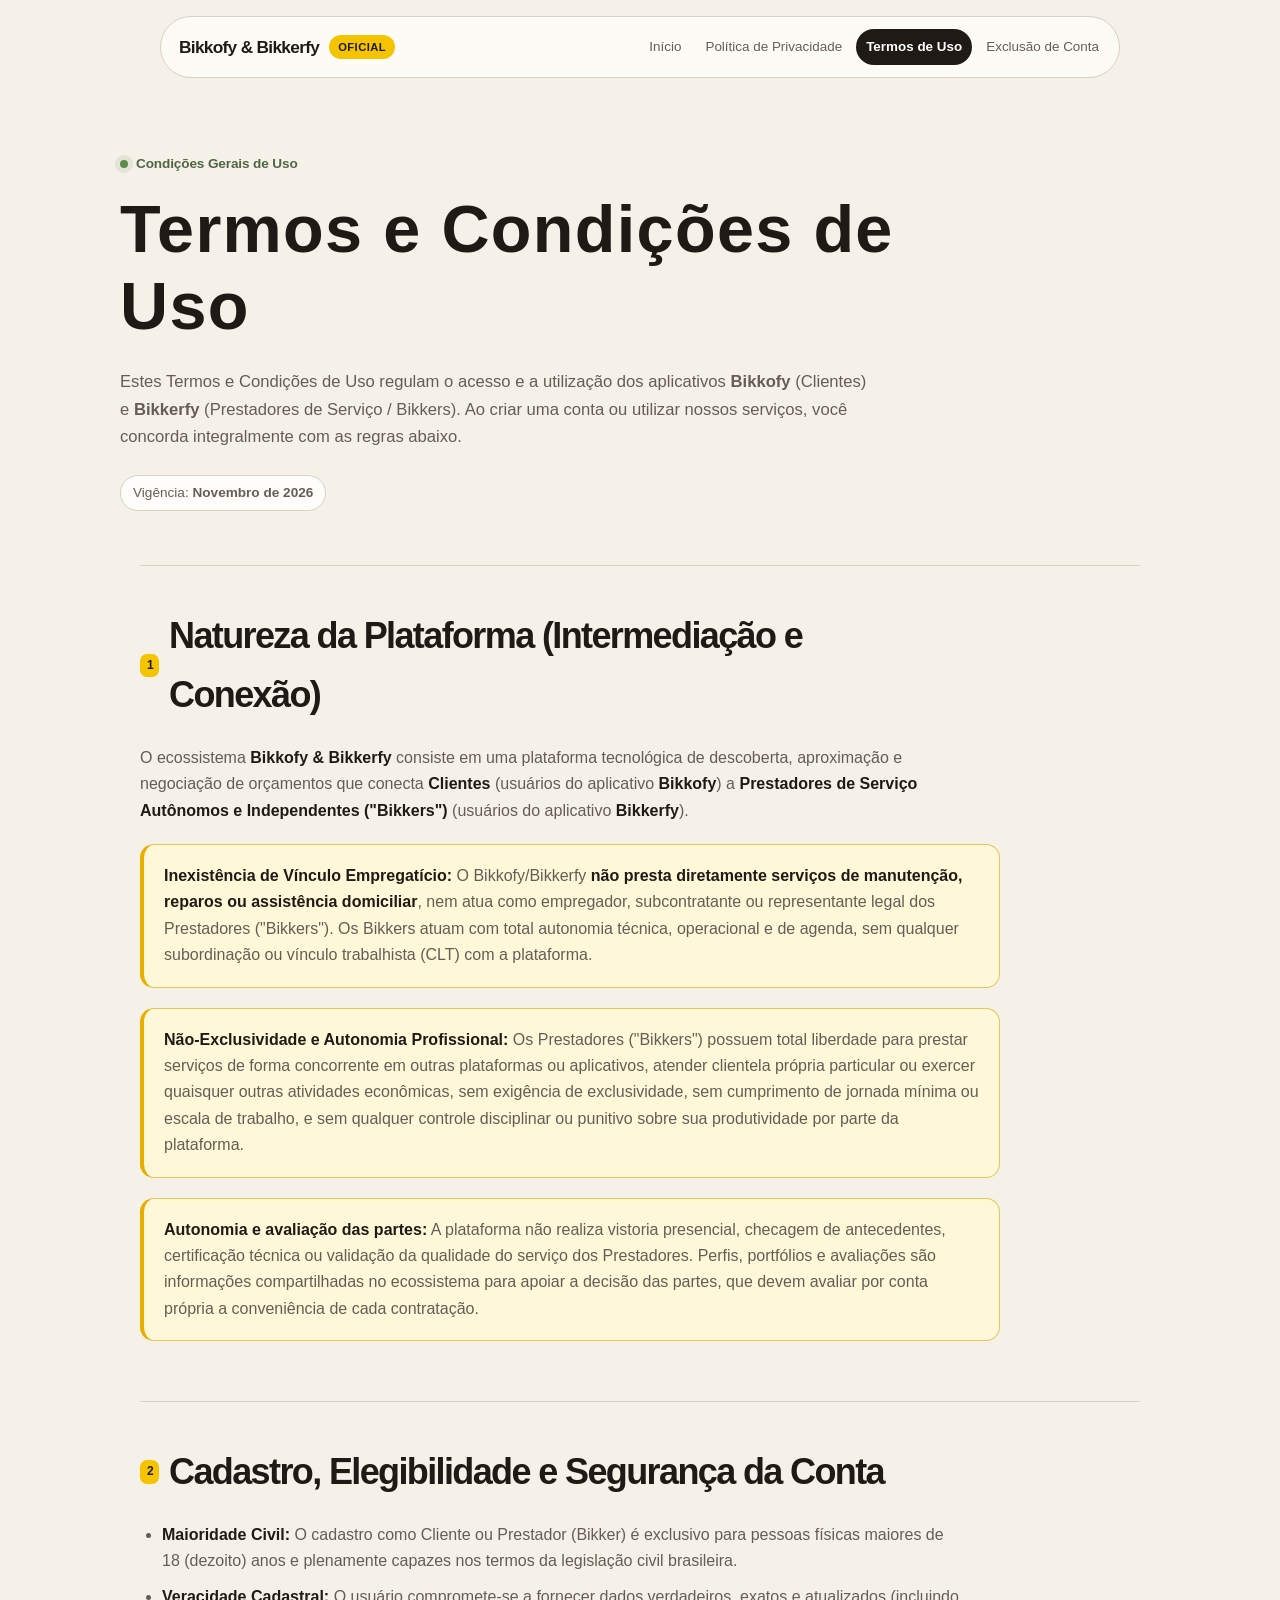
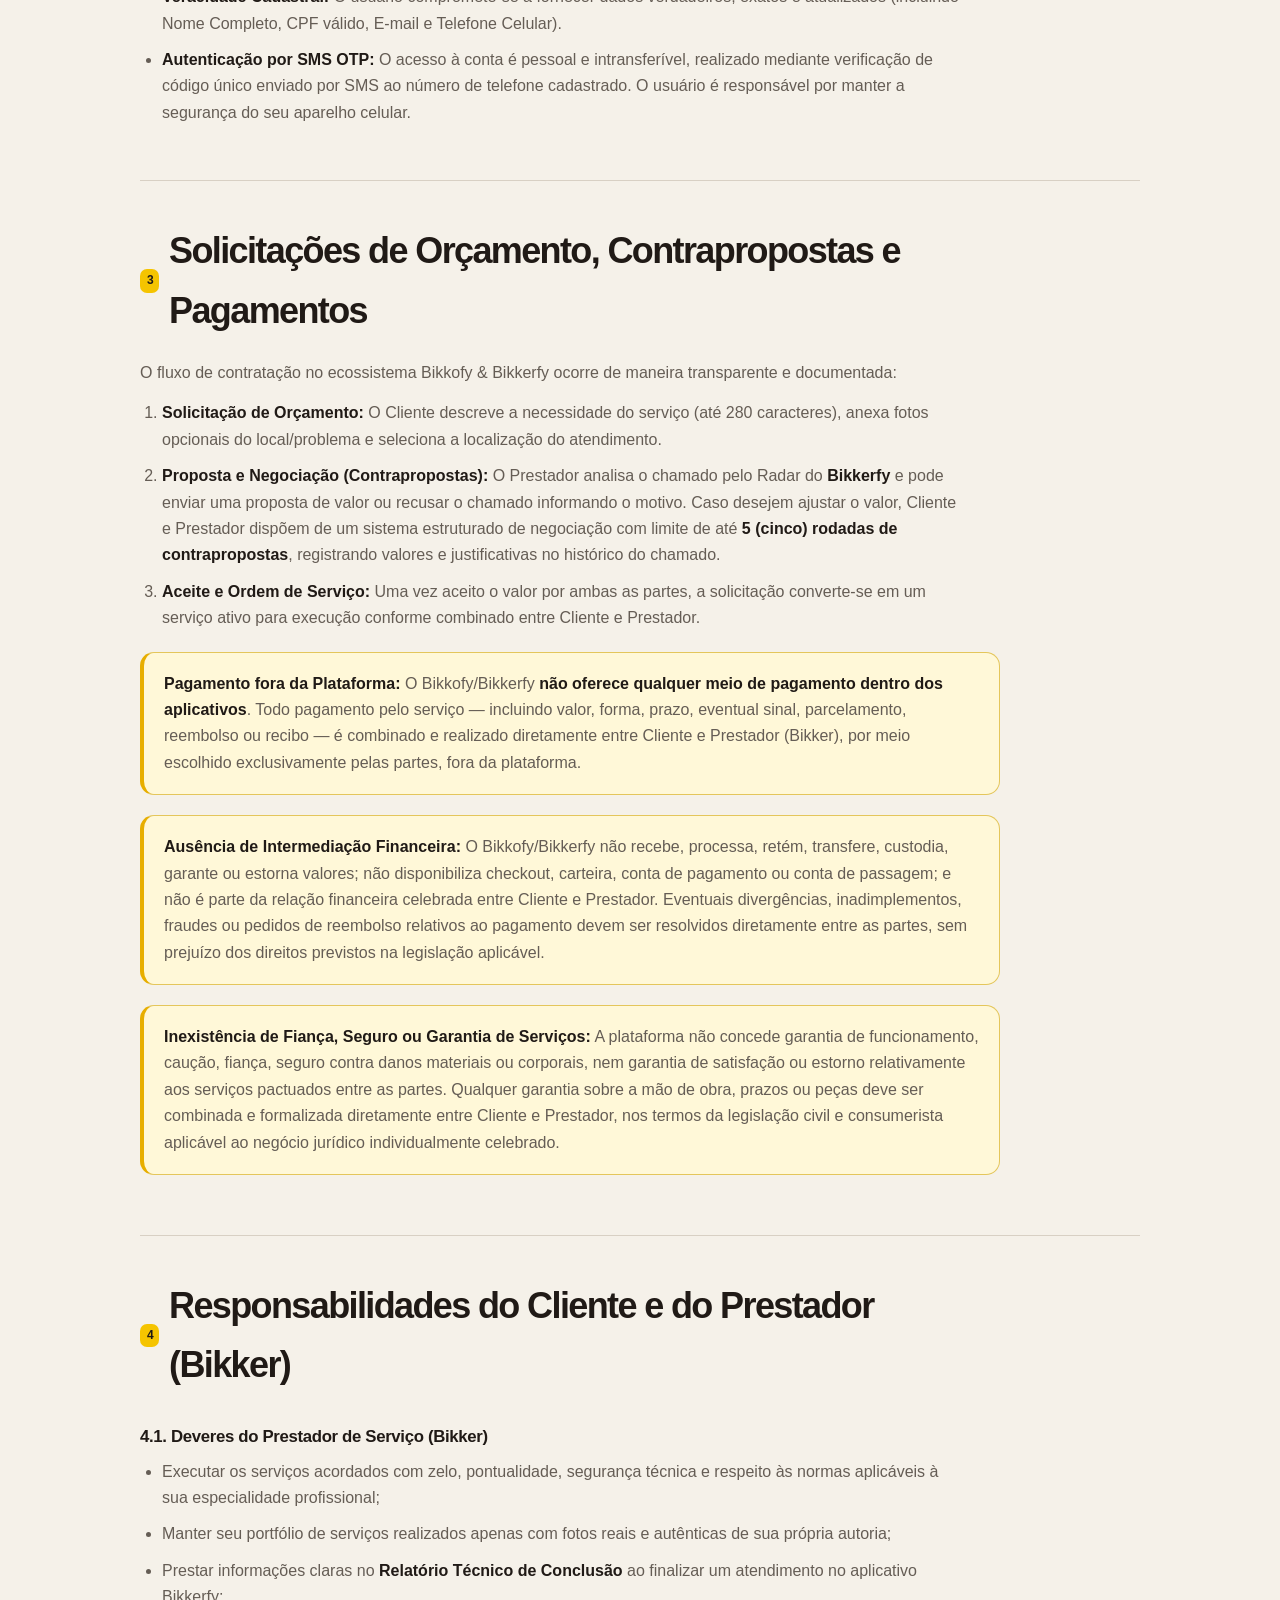
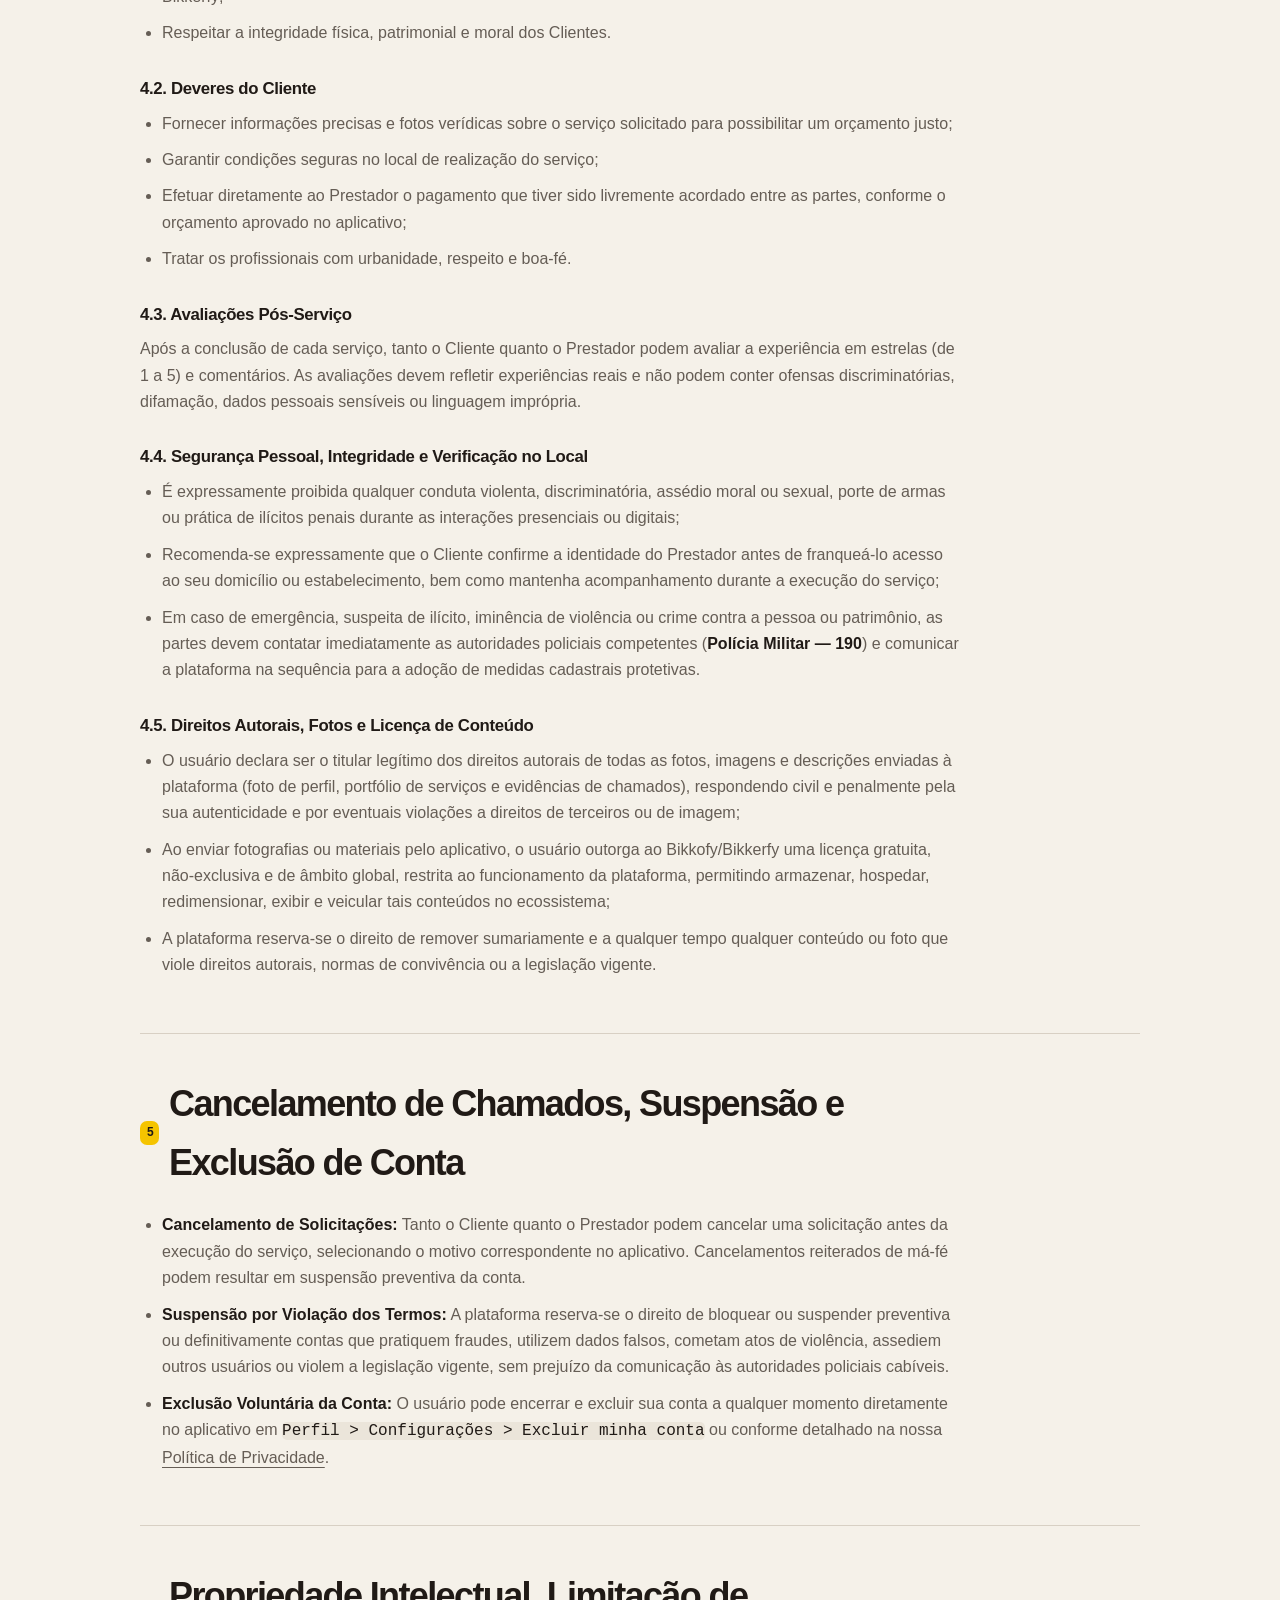
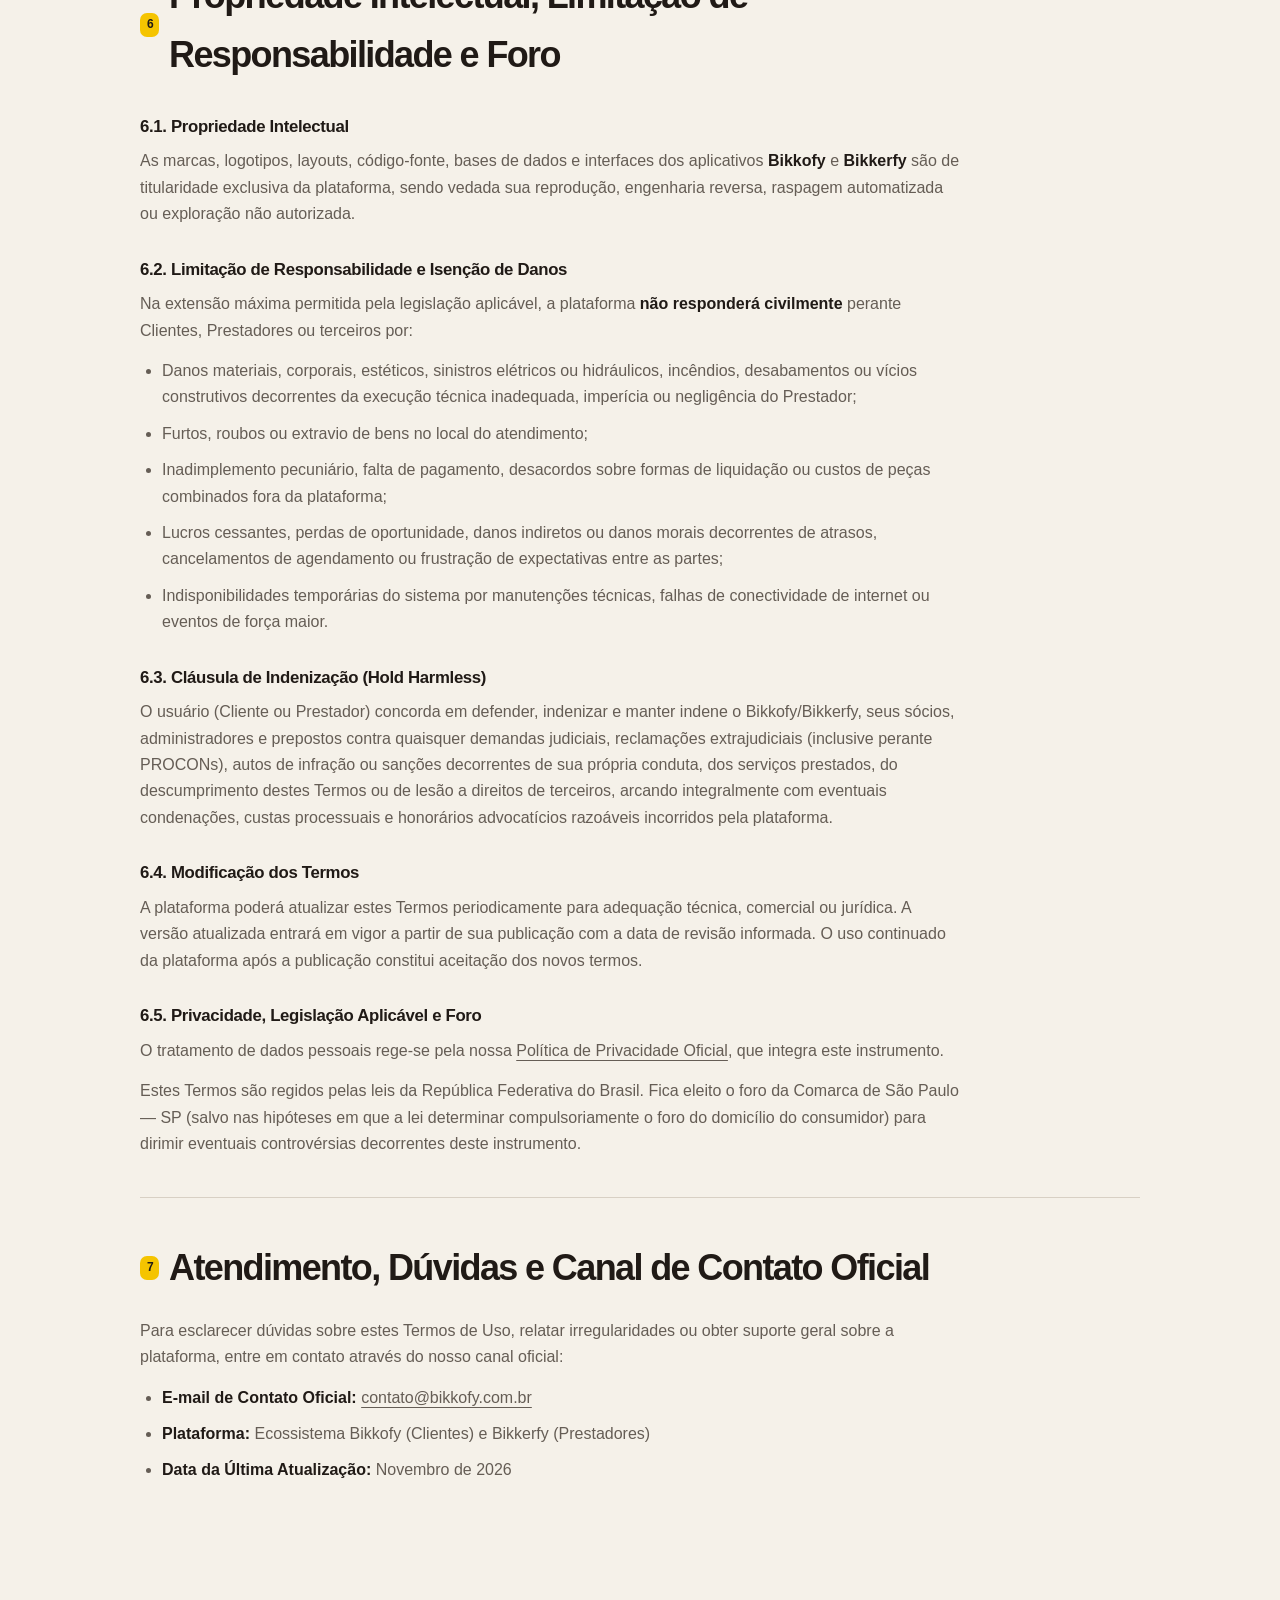
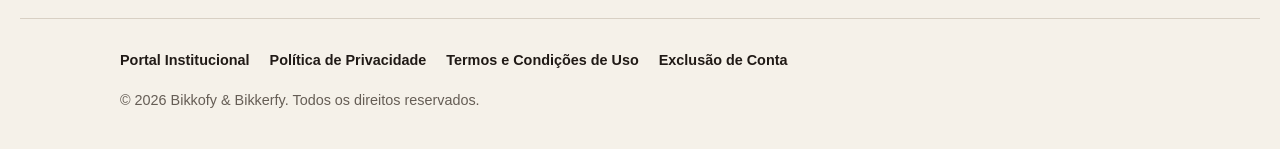
<file: termos.html>
<!DOCTYPE html>
<html lang="pt-BR">
<head>
  <meta charset="UTF-8" />
  <meta name="viewport" content="width=device-width, initial-scale=1.0" />
  <title>Termos e Condições de Uso — Bikkofy &amp; Bikkerfy</title>
  <meta name="description" content="Termos e Condições Gerais de Uso dos aplicativos Bikkofy (Clientes) e Bikkerfy (Prestadores de Serviço / Bikkers)." />
  <meta name="robots" content="index, follow" />
  <meta name="theme-color" content="#f5f1e9" />
  <link rel="icon" type="image/webp" href="assets/icons/bikkofy_icon.webp" />
  <style>
    :root {
      --brand-yellow: #FFD600;
      --brand-amber: #F2AD0D;
      --brand-dark: #121212;
      --brand-surface: #1E1E1E;
      --bg-page: #F8F9FA;
      --bg-card: #FFFFFF;
      --text-primary: #18181B;
      --text-secondary: #52525B;
      --text-muted: #71717A;
      --border-color: #E4E4E7;
      --highlight-bg: #FFFBEB;
      --highlight-border: #FDE68A;
      --radius-md: 12px;
      --radius-lg: 16px;
      --shadow-sm: 0 1px 3px rgba(0, 0, 0, 0.06), 0 1px 2px rgba(0, 0, 0, 0.04);
    }

    * {
      box-sizing: border-box;
      margin: 0;
      padding: 0;
    }

    html {
      scroll-behavior: smooth;
    }

    body {
      font-family: 'Inter', -apple-system, BlinkMacSystemFont, 'Segoe UI', Roboto, Oxygen, Ubuntu, Cantarell, sans-serif;
      background-color: var(--bg-page);
      color: var(--text-primary);
      line-height: 1.68;
      font-size: 16px;
      -webkit-font-smoothing: antialiased;
    }

    .site-header {
      background-color: var(--brand-dark);
      color: #FFFFFF;
      border-bottom: 3px solid var(--brand-yellow);
      position: sticky;
      top: 0;
      z-index: 100;
    }

    .header-container {
      max-width: 960px;
      margin: 0 auto;
      padding: 16px 20px;
      display: flex;
      align-items: center;
      justify-content: space-between;
      flex-wrap: wrap;
      gap: 12px;
    }

    .brand-logo {
      display: inline-flex;
      align-items: center;
      gap: 10px;
      text-decoration: none;
      color: #FFFFFF;
      font-weight: 800;
      font-size: 1.25rem;
      letter-spacing: -0.02em;
    }

    .brand-badge {
      background: linear-gradient(135deg, var(--brand-yellow), var(--brand-amber));
      color: var(--brand-dark);
      font-weight: 900;
      font-size: 0.85rem;
      padding: 4px 10px;
      border-radius: 999px;
      letter-spacing: 0.02em;
      text-transform: uppercase;
    }

    .nav-links {
      display: flex;
      align-items: center;
      gap: 8px;
      flex-wrap: wrap;
    }

    .nav-links a {
      color: #E4E4E7;
      text-decoration: none;
      font-size: 0.9rem;
      font-weight: 500;
      padding: 8px 14px;
      border-radius: 8px;
      transition: all 0.2s ease;
    }

    .nav-links a:hover {
      background-color: rgba(255, 255, 255, 0.08);
      color: var(--brand-yellow);
    }

    .nav-links a.active {
      background-color: var(--brand-yellow);
      color: var(--brand-dark);
      font-weight: 700;
    }

    .hero {
      background: linear-gradient(180deg, #18181B 0%, #121212 100%);
      color: #FFFFFF;
      padding: 48px 20px 40px;
      border-bottom: 1px solid #27272A;
    }

    .hero-inner {
      max-width: 960px;
      margin: 0 auto;
    }

    .hero-eyebrow {
      display: inline-block;
      color: var(--brand-yellow);
      font-size: 0.82rem;
      font-weight: 700;
      text-transform: uppercase;
      letter-spacing: 0.08em;
      margin-bottom: 10px;
    }

    .hero h1 {
      font-size: clamp(2rem, 4.5vw, 3.2rem);
      font-weight: 800;
      letter-spacing: 0.02em;
      line-height: 1.18;
      margin-bottom: 22px;
    }

    .hero p {
      color: #A1A1AA;
      font-size: 1.02rem;
      max-width: 760px;
    }

    .meta-bar {
      margin-top: 24px;
      display: flex;
      flex-wrap: wrap;
      gap: 12px;
      font-size: 0.85rem;
      color: #D4D4D8;
    }

    .meta-pill {
      background-color: rgba(255, 255, 255, 0.07);
      border: 1px solid rgba(255, 255, 255, 0.12);
      padding: 6px 12px;
      border-radius: 999px;
    }

    .meta-pill code {
      color: var(--brand-yellow);
      font-family: ui-monospace, SFMono-Regular, Menlo, Monaco, Consolas, monospace;
      font-size: 0.82rem;
    }

    .main-container {
      max-width: 960px;
      margin: 32px auto 64px;
      padding: 0 20px;
    }

    .section-card {
      background-color: var(--bg-card);
      border: 1px solid var(--border-color);
      border-radius: var(--radius-lg);
      padding: 28px;
      margin-bottom: 24px;
      box-shadow: var(--shadow-sm);
      scroll-margin-top: 84px;
    }

    .section-card h2 {
      font-size: 1.35rem;
      font-weight: 800;
      color: var(--text-primary);
      margin-bottom: 16px;
      display: flex;
      align-items: center;
      gap: 10px;
      letter-spacing: -0.015em;
    }

    .section-num {
      background-color: var(--brand-yellow);
      color: var(--brand-dark);
      font-size: 0.85rem;
      font-weight: 800;
      width: 28px;
      height: 28px;
      border-radius: 8px;
      display: inline-flex;
      align-items: center;
      justify-content: center;
      flex-shrink: 0;
    }

    .section-card h3 {
      font-size: 1.05rem;
      font-weight: 700;
      color: var(--text-primary);
      margin: 18px 0 8px;
    }

    .section-card p {
      color: var(--text-secondary);
      margin-bottom: 14px;
    }

    .section-card p:last-child {
      margin-bottom: 0;
    }

    .section-card ul,
    .section-card ol {
      color: var(--text-secondary);
      padding-left: 22px;
      margin-bottom: 14px;
    }

    .section-card li {
      margin-bottom: 8px;
    }

    .highlight-box {
      background-color: var(--highlight-bg);
      border: 1px solid var(--highlight-border);
      border-left: 4px solid var(--brand-amber);
      border-radius: var(--radius-md);
      padding: 18px 20px;
      margin: 16px 0;
    }

    .site-footer {
      background-color: var(--brand-dark);
      color: #A1A1AA;
      padding: 40px 20px;
      border-top: 1px solid #27272A;
      font-size: 0.9rem;
    }

    .footer-inner {
      max-width: 960px;
      margin: 0 auto;
      display: flex;
      flex-direction: column;
      gap: 16px;
    }

    .footer-links {
      display: flex;
      gap: 20px;
      flex-wrap: wrap;
    }

    .footer-links a {
      color: var(--brand-yellow);
      text-decoration: none;
      font-weight: 600;
    }

    .footer-links a:hover {
      text-decoration: underline;
    }

    @media (max-width: 640px) {
      .section-card {
        padding: 20px 18px;
      }
      .header-container {
        flex-direction: column;
        align-items: flex-start;
      }
    }
  </style>
  <link rel="stylesheet" href="assets/legal.css" />
</head>
<body>

  <!-- Header -->
  <header class="site-header">
    <div class="header-container">
      <a href="index.html" class="brand-logo">
        <span>Bikkofy &amp; Bikkerfy</span>
        <span class="brand-badge">Oficial</span>
      </a>
      <nav class="nav-links" aria-label="Navegação institucional">
        <a href="index.html">Início</a>
        <a href="privacidade.html">Política de Privacidade</a>
        <a href="termos.html" class="active" aria-current="page">Termos de Uso</a>
        <a href="privacidade.html#exclusao-de-conta">Exclusão de Conta</a>
      </nav>
    </div>
  </header>

  <!-- Hero -->
  <section class="hero">
    <div class="hero-inner">
      <span class="hero-eyebrow">Condições Gerais de Uso</span>
      <h1>Termos e Condições de Uso</h1>
      <p>
        Estes Termos e Condições de Uso regulam o acesso e a utilização dos aplicativos <strong>Bikkofy</strong> (Clientes) e <strong>Bikkerfy</strong> (Prestadores de Serviço / Bikkers). Ao criar uma conta ou utilizar nossos serviços, você concorda integralmente com as regras abaixo.
      </p>
      <div class="meta-bar">
        <span class="meta-pill">Vigência: <strong>Novembro de 2026</strong></span>
      </div>
    </div>
  </section>

  <!-- Main Content -->
  <main class="main-container">

    <!-- 1. Natureza da Plataforma -->
    <section class="section-card">
      <h2><span class="section-num">1</span> Natureza da Plataforma (Intermediação e Conexão)</h2>
      <p>
        O ecossistema <strong>Bikkofy &amp; Bikkerfy</strong> consiste em uma plataforma tecnológica de descoberta, aproximação e negociação de orçamentos que conecta <strong>Clientes</strong> (usuários do aplicativo <strong>Bikkofy</strong>) a <strong>Prestadores de Serviço Autônomos e Independentes ("Bikkers")</strong> (usuários do aplicativo <strong>Bikkerfy</strong>).
      </p>
      <div class="highlight-box">
        <strong>Inexistência de Vínculo Empregatício:</strong> O Bikkofy/Bikkerfy <strong>não presta diretamente serviços de manutenção, reparos ou assistência domiciliar</strong>, nem atua como empregador, subcontratante ou representante legal dos Prestadores ("Bikkers"). Os Bikkers atuam com total autonomia técnica, operacional e de agenda, sem qualquer subordinação ou vínculo trabalhista (CLT) com a plataforma.
      </div>
      <div class="highlight-box">
        <strong>Não-Exclusividade e Autonomia Profissional:</strong> Os Prestadores ("Bikkers") possuem total liberdade para prestar serviços de forma concorrente em outras plataformas ou aplicativos, atender clientela própria particular ou exercer quaisquer outras atividades econômicas, sem exigência de exclusividade, sem cumprimento de jornada mínima ou escala de trabalho, e sem qualquer controle disciplinar ou punitivo sobre sua produtividade por parte da plataforma.
      </div>
      <div class="highlight-box">
        <strong>Autonomia e avaliação das partes:</strong> A plataforma não realiza vistoria presencial, checagem de antecedentes, certificação técnica ou validação da qualidade do serviço dos Prestadores. Perfis, portfólios e avaliações são informações compartilhadas no ecossistema para apoiar a decisão das partes, que devem avaliar por conta própria a conveniência de cada contratação.
      </div>
    </section>

    <!-- 2. Cadastro e Elegibilidade -->
    <section class="section-card">
      <h2><span class="section-num">2</span> Cadastro, Elegibilidade e Segurança da Conta</h2>
      <ul>
        <li><strong>Maioridade Civil:</strong> O cadastro como Cliente ou Prestador (Bikker) é exclusivo para pessoas físicas maiores de 18 (dezoito) anos e plenamente capazes nos termos da legislação civil brasileira.</li>
        <li><strong>Veracidade Cadastral:</strong> O usuário compromete-se a fornecer dados verdadeiros, exatos e atualizados (incluindo Nome Completo, CPF válido, E-mail e Telefone Celular).</li>
        <li><strong>Autenticação por SMS OTP:</strong> O acesso à conta é pessoal e intransferível, realizado mediante verificação de código único enviado por SMS ao número de telefone cadastrado. O usuário é responsável por manter a segurança do seu aparelho celular.</li>
      </ul>
    </section>

    <!-- 3. Orçamentos, Contrapropostas e Pagamentos -->
    <section class="section-card">
      <h2><span class="section-num">3</span> Solicitações de Orçamento, Contrapropostas e Pagamentos</h2>
      <p>
        O fluxo de contratação no ecossistema Bikkofy &amp; Bikkerfy ocorre de maneira transparente e documentada:
      </p>
      <ol>
        <li><strong>Solicitação de Orçamento:</strong> O Cliente descreve a necessidade do serviço (até 280 caracteres), anexa fotos opcionais do local/problema e seleciona a localização do atendimento.</li>
        <li><strong>Proposta e Negociação (Contrapropostas):</strong> O Prestador analisa o chamado pelo Radar do <strong>Bikkerfy</strong> e pode enviar uma proposta de valor ou recusar o chamado informando o motivo. Caso desejem ajustar o valor, Cliente e Prestador dispõem de um sistema estruturado de negociação com limite de até <strong>5 (cinco) rodadas de contrapropostas</strong>, registrando valores e justificativas no histórico do chamado.</li>
        <li><strong>Aceite e Ordem de Serviço:</strong> Uma vez aceito o valor por ambas as partes, a solicitação converte-se em um serviço ativo para execução conforme combinado entre Cliente e Prestador.</li>
      </ol>
      <div class="highlight-box">
        <strong>Pagamento fora da Plataforma:</strong> O Bikkofy/Bikkerfy <strong>não oferece qualquer meio de pagamento dentro dos aplicativos</strong>. Todo pagamento pelo serviço — incluindo valor, forma, prazo, eventual sinal, parcelamento, reembolso ou recibo — é combinado e realizado diretamente entre Cliente e Prestador (Bikker), por meio escolhido exclusivamente pelas partes, fora da plataforma.
      </div>
      <div class="highlight-box">
        <strong>Ausência de Intermediação Financeira:</strong> O Bikkofy/Bikkerfy não recebe, processa, retém, transfere, custodia, garante ou estorna valores; não disponibiliza checkout, carteira, conta de pagamento ou conta de passagem; e não é parte da relação financeira celebrada entre Cliente e Prestador. Eventuais divergências, inadimplementos, fraudes ou pedidos de reembolso relativos ao pagamento devem ser resolvidos diretamente entre as partes, sem prejuízo dos direitos previstos na legislação aplicável.
      </div>
      <div class="highlight-box">
        <strong>Inexistência de Fiança, Seguro ou Garantia de Serviços:</strong> A plataforma não concede garantia de funcionamento, caução, fiança, seguro contra danos materiais ou corporais, nem garantia de satisfação ou estorno relativamente aos serviços pactuados entre as partes. Qualquer garantia sobre a mão de obra, prazos ou peças deve ser combinada e formalizada diretamente entre Cliente e Prestador, nos termos da legislação civil e consumerista aplicável ao negócio jurídico individualmente celebrado.
      </div>
    </section>

    <!-- 4. Responsabilidades -->
    <section class="section-card">
      <h2><span class="section-num">4</span> Responsabilidades do Cliente e do Prestador (Bikker)</h2>

      <h3>4.1. Deveres do Prestador de Serviço (Bikker)</h3>
      <ul>
        <li>Executar os serviços acordados com zelo, pontualidade, segurança técnica e respeito às normas aplicáveis à sua especialidade profissional;</li>
        <li>Manter seu portfólio de serviços realizados apenas com fotos reais e autênticas de sua própria autoria;</li>
        <li>Prestar informações claras no <strong>Relatório Técnico de Conclusão</strong> ao finalizar um atendimento no aplicativo Bikkerfy;</li>
        <li>Respeitar a integridade física, patrimonial e moral dos Clientes.</li>
      </ul>

      <h3>4.2. Deveres do Cliente</h3>
      <ul>
        <li>Fornecer informações precisas e fotos verídicas sobre o serviço solicitado para possibilitar um orçamento justo;</li>
        <li>Garantir condições seguras no local de realização do serviço;</li>
        <li>Efetuar diretamente ao Prestador o pagamento que tiver sido livremente acordado entre as partes, conforme o orçamento aprovado no aplicativo;</li>
        <li>Tratar os profissionais com urbanidade, respeito e boa-fé.</li>
      </ul>

      <h3>4.3. Avaliações Pós-Serviço</h3>
      <p>
        Após a conclusão de cada serviço, tanto o Cliente quanto o Prestador podem avaliar a experiência em estrelas (de 1 a 5) e comentários. As avaliações devem refletir experiências reais e não podem conter ofensas discriminatórias, difamação, dados pessoais sensíveis ou linguagem imprópria.
      </p>

      <h3>4.4. Segurança Pessoal, Integridade e Verificação no Local</h3>
      <ul>
        <li>É expressamente proibida qualquer conduta violenta, discriminatória, assédio moral ou sexual, porte de armas ou prática de ilícitos penais durante as interações presenciais ou digitais;</li>
        <li>Recomenda-se expressamente que o Cliente confirme a identidade do Prestador antes de franqueá-lo acesso ao seu domicílio ou estabelecimento, bem como mantenha acompanhamento durante a execução do serviço;</li>
        <li>Em caso de emergência, suspeita de ilícito, iminência de violência ou crime contra a pessoa ou patrimônio, as partes devem contatar imediatamente as autoridades policiais competentes (<strong>Polícia Militar — 190</strong>) e comunicar a plataforma na sequência para a adoção de medidas cadastrais protetivas.</li>
      </ul>

      <h3>4.5. Direitos Autorais, Fotos e Licença de Conteúdo</h3>
      <ul>
        <li>O usuário declara ser o titular legítimo dos direitos autorais de todas as fotos, imagens e descrições enviadas à plataforma (foto de perfil, portfólio de serviços e evidências de chamados), respondendo civil e penalmente pela sua autenticidade e por eventuais violações a direitos de terceiros ou de imagem;</li>
        <li>Ao enviar fotografias ou materiais pelo aplicativo, o usuário outorga ao Bikkofy/Bikkerfy uma licença gratuita, não-exclusiva e de âmbito global, restrita ao funcionamento da plataforma, permitindo armazenar, hospedar, redimensionar, exibir e veicular tais conteúdos no ecossistema;</li>
        <li>A plataforma reserva-se o direito de remover sumariamente e a qualquer tempo qualquer conteúdo ou foto que viole direitos autorais, normas de convivência ou a legislação vigente.</li>
      </ul>
    </section>

    <!-- 5. Cancelamento, Suspensão e Exclusão -->
    <section class="section-card">
      <h2><span class="section-num">5</span> Cancelamento de Chamados, Suspensão e Exclusão de Conta</h2>
      <ul>
        <li><strong>Cancelamento de Solicitações:</strong> Tanto o Cliente quanto o Prestador podem cancelar uma solicitação antes da execução do serviço, selecionando o motivo correspondente no aplicativo. Cancelamentos reiterados de má-fé podem resultar em suspensão preventiva da conta.</li>
        <li><strong>Suspensão por Violação dos Termos:</strong> A plataforma reserva-se o direito de bloquear ou suspender preventiva ou definitivamente contas que pratiquem fraudes, utilizem dados falsos, cometam atos de violência, assediem outros usuários ou violem a legislação vigente, sem prejuízo da comunicação às autoridades policiais cabíveis.</li>
        <li><strong>Exclusão Voluntária da Conta:</strong> O usuário pode encerrar e excluir sua conta a qualquer momento diretamente no aplicativo em <code>Perfil &gt; Configurações &gt; Excluir minha conta</code> ou conforme detalhado na nossa <a href="privacidade.html#exclusao-de-conta">Política de Privacidade</a>.</li>
      </ul>
    </section>

    <!-- 6. Propriedade Intelectual, Limitação de Responsabilidade, Indenização e Foro -->
    <section class="section-card">
      <h2><span class="section-num">6</span> Propriedade Intelectual, Limitação de Responsabilidade e Foro</h2>
      
      <h3>6.1. Propriedade Intelectual</h3>
      <p>
        As marcas, logotipos, layouts, código-fonte, bases de dados e interfaces dos aplicativos <strong>Bikkofy</strong> e <strong>Bikkerfy</strong> são de titularidade exclusiva da plataforma, sendo vedada sua reprodução, engenharia reversa, raspagem automatizada ou exploração não autorizada.
      </p>

      <h3>6.2. Limitação de Responsabilidade e Isenção de Danos</h3>
      <p>
        Na extensão máxima permitida pela legislação aplicável, a plataforma <strong>não responderá civilmente</strong> perante Clientes, Prestadores ou terceiros por:
      </p>
      <ul>
        <li>Danos materiais, corporais, estéticos, sinistros elétricos ou hidráulicos, incêndios, desabamentos ou vícios construtivos decorrentes da execução técnica inadequada, imperícia ou negligência do Prestador;</li>
        <li>Furtos, roubos ou extravio de bens no local do atendimento;</li>
        <li>Inadimplemento pecuniário, falta de pagamento, desacordos sobre formas de liquidação ou custos de peças combinados fora da plataforma;</li>
        <li>Lucros cessantes, perdas de oportunidade, danos indiretos ou danos morais decorrentes de atrasos, cancelamentos de agendamento ou frustração de expectativas entre as partes;</li>
        <li>Indisponibilidades temporárias do sistema por manutenções técnicas, falhas de conectividade de internet ou eventos de força maior.</li>
      </ul>

      <h3>6.3. Cláusula de Indenização (Hold Harmless)</h3>
      <p>
        O usuário (Cliente ou Prestador) concorda em defender, indenizar e manter indene o Bikkofy/Bikkerfy, seus sócios, administradores e prepostos contra quaisquer demandas judiciais, reclamações extrajudiciais (inclusive perante PROCONs), autos de infração ou sanções decorrentes de sua própria conduta, dos serviços prestados, do descumprimento destes Termos ou de lesão a direitos de terceiros, arcando integralmente com eventuais condenações, custas processuais e honorários advocatícios razoáveis incorridos pela plataforma.
      </p>

      <h3>6.4. Modificação dos Termos</h3>
      <p>
        A plataforma poderá atualizar estes Termos periodicamente para adequação técnica, comercial ou jurídica. A versão atualizada entrará em vigor a partir de sua publicação com a data de revisão informada. O uso continuado da plataforma após a publicação constitui aceitação dos novos termos.
      </p>

      <h3>6.5. Privacidade, Legislação Aplicável e Foro</h3>
      <p>
        O tratamento de dados pessoais rege-se pela nossa <a href="privacidade.html">Política de Privacidade Oficial</a>, que integra este instrumento.
      </p>
      <p>
        Estes Termos são regidos pelas leis da República Federativa do Brasil. Fica eleito o foro da Comarca de São Paulo — SP (salvo nas hipóteses em que a lei determinar compulsoriamente o foro do domicílio do consumidor) para dirimir eventuais controvérsias decorrentes deste instrumento.
      </p>
    </section>

    <!-- 7. Atendimento e Contato Oficial -->
    <section class="section-card">
      <h2><span class="section-num">7</span> Atendimento, Dúvidas e Canal de Contato Oficial</h2>
      <p>
        Para esclarecer dúvidas sobre estes Termos de Uso, relatar irregularidades ou obter suporte geral sobre a plataforma, entre em contato através do nosso canal oficial:
      </p>
      <ul>
        <li><strong>E-mail de Contato Oficial:</strong> <a href="mailto:contato@bikkofy.com.br">contato@bikkofy.com.br</a></li>
        <li><strong>Plataforma:</strong> Ecossistema Bikkofy (Clientes) e Bikkerfy (Prestadores)</li>
        <li><strong>Data da Última Atualização:</strong> Novembro de 2026</li>
      </ul>
    </section>

  </main>

  <!-- Footer -->
  <footer class="site-footer">
    <div class="footer-inner">
      <div class="footer-links">
        <a href="index.html">Portal Institucional</a>
        <a href="privacidade.html">Política de Privacidade</a>
        <a href="termos.html">Termos e Condições de Uso</a>
        <a href="privacidade.html#exclusao-de-conta">Exclusão de Conta</a>
      </div>
      <p>© 2026 Bikkofy &amp; Bikkerfy. Todos os direitos reservados.</p>
    </div>
  </footer>

</body>
</html>
</file>
<file: assets/legal.css>
:root {
  --paper: #f5f1e9;
  --paper-deep: #ebe5da;
  --card: #fffdfa;
  --ink: #201a16;
  --ink-soft: #655d55;
  --line: #d8d0c4;
  --yellow: #f5c400;
  --yellow-deep: #e7ae00;
  --accent: #c65132;
  --radius: 24px;
  --wide: 1040px;
  --sans: Inter, ui-sans-serif, -apple-system, BlinkMacSystemFont, "Segoe UI", sans-serif;
}

* { box-sizing: border-box; }

html { scroll-behavior: smooth; }

body {
  margin: 0;
  background: var(--paper);
  color: var(--ink);
  font-family: var(--sans);
  font-size: 16px;
  line-height: 1.65;
  -webkit-font-smoothing: antialiased;
  text-rendering: optimizeLegibility;
}

a { color: inherit; text-underline-offset: 4px; }

a:focus-visible {
  outline: 3px solid var(--yellow-deep);
  outline-offset: 4px;
}

.site-header {
  position: static;
  z-index: auto;
  padding: 16px 20px 0;
  border: 0;
  background: transparent;
  color: var(--ink);
}

.header-container {
  width: min(100%, var(--wide));
  min-height: 62px;
  margin: 0 auto;
  padding: 8px 10px 8px 18px;
  border: 1px solid var(--line);
  border-radius: 999px;
  background: rgba(255, 253, 250, .84);
}

.brand-logo {
  color: var(--ink);
  font-size: 1.08rem;
  letter-spacing: -.04em;
}

.brand-badge {
  padding: 3px 9px;
  border-radius: 999px;
  background: var(--yellow);
  color: var(--ink);
  font-size: .7rem;
  letter-spacing: .04em;
}

.nav-links { gap: 4px; }

.nav-links a {
  padding: 7px 10px;
  border-radius: 999px;
  color: var(--ink-soft);
  font-size: .84rem;
}

.nav-links a:hover,
.nav-links a.active {
  background: var(--ink);
  color: #fff;
}

.hero {
  padding: 72px 20px 54px;
  border: 0;
  background: transparent;
  color: var(--ink);
}

.hero-inner { max-width: var(--wide); }

.hero-eyebrow {
  display: inline-flex;
  align-items: center;
  gap: 8px;
  margin-bottom: 16px;
  color: #4f6643;
  font-size: .85rem;
  font-weight: 700;
  letter-spacing: -.01em;
  text-transform: none;
}

.hero-eyebrow::before {
  width: 8px;
  height: 8px;
  border-radius: 50%;
  background: #5d8b4a;
  box-shadow: 0 0 0 5px rgba(93, 139, 74, .12);
  content: "";
}

.hero h1 {
  max-width: 860px;
  margin: 0 0 24px;
  color: var(--ink);
  font-size: clamp(2.3rem, 5.2vw, 4.25rem);
  font-weight: 800;
  line-height: 1.15;
  letter-spacing: 0.02em;
}

.hero p {
  max-width: 760px;
  color: var(--ink-soft);
  font-size: 1.04rem;
}

.meta-bar { margin-top: 24px; color: var(--ink-soft); }

.meta-pill {
  border: 1px solid var(--line);
  background: var(--card);
  color: var(--ink-soft);
}

.meta-pill code { color: var(--ink); }

.main-container {
  max-width: var(--wide);
  margin: 0 auto 80px;
  padding: 0 20px;
}

.toc-card,
.section-card {
  margin-bottom: 0;
  padding: 40px 0;
  border: 0;
  border-top: 1px solid var(--line);
  border-radius: 0;
  background: transparent;
  box-shadow: none;
  scroll-margin-top: 20px;
}

.toc-card {
  padding-top: 26px;
  border-bottom: 1px solid var(--line);
}

.toc-title {
  margin-bottom: 14px;
  color: var(--ink-soft);
  font-size: .78rem;
  letter-spacing: .07em;
}

.toc-grid { gap: 2px 12px; }

.toc-grid a {
  padding: 7px 0;
  border-radius: 0;
  color: var(--ink-soft);
}

.toc-grid a:hover { background: transparent; color: var(--ink); text-decoration: underline; }

.section-card h2 {
  max-width: 820px;
  margin-bottom: 20px;
  color: var(--ink);
  font-size: clamp(1.55rem, 3vw, 2.25rem);
  letter-spacing: -.045em;
}

.section-num {
  width: auto;
  height: auto;
  padding: 2px 7px;
  border-radius: 7px;
  background: var(--yellow);
  color: var(--ink);
  font-size: .75rem;
}

.section-card h3 { margin: 28px 0 8px; color: var(--ink); font-size: 1.05rem; letter-spacing: -.02em; }
.section-card p,
.section-card ul,
.section-card ol { max-width: 820px; color: var(--ink-soft); }
.section-card li { margin-bottom: 10px; }
.section-card strong { color: var(--ink); }
.section-card code { border-radius: 5px; background: var(--paper-deep); color: var(--ink); }

.highlight-box,
.deletion-box {
  max-width: 860px;
  margin: 20px 0;
  padding: 18px 20px;
  border: 1px solid #e4c65b;
  border-left: 4px solid var(--yellow-deep);
  border-radius: 14px;
  background: #fff8d8;
  color: var(--ink-soft);
}

.deletion-box { border-color: #d8d0c4; border-left-color: var(--accent); background: var(--card); }
.deletion-box h3 { color: var(--ink); }
.step-badge { background: var(--ink); color: #fff; border-radius: 8px; }

.data-table-wrapper { max-width: 100%; border-color: var(--line); border-radius: 14px; }
th { background: var(--paper-deep); color: var(--ink); }
th, td { border-color: var(--line); }

.site-footer {
  margin: 0 20px;
  padding: 30px 0 38px;
  border-top: 1px solid var(--line);
  background: transparent;
  color: var(--ink-soft);
}

.footer-inner { max-width: var(--wide); }
.footer-links a { color: var(--ink); }

@media (max-width: 760px) {
  .site-header { padding: 12px 14px 0; }
  .header-container { min-height: 56px; padding: 8px 14px; border-radius: 18px; align-items: flex-start; }
  .nav-links { gap: 0; }
  .nav-links a { padding: 4px 7px; font-size: .76rem; }
  .brand-logo { font-size: 1rem; }
  .brand-badge { display: none; }
  .hero { padding: 52px 20px 38px; }
  .main-container { margin-bottom: 52px; padding: 0 20px; }
  .toc-card,
  .section-card { padding: 30px 0; }
  .site-footer { margin: 0 20px; }
}

@media (prefers-reduced-motion: reduce) {
  html { scroll-behavior: auto; }
}
</file>
